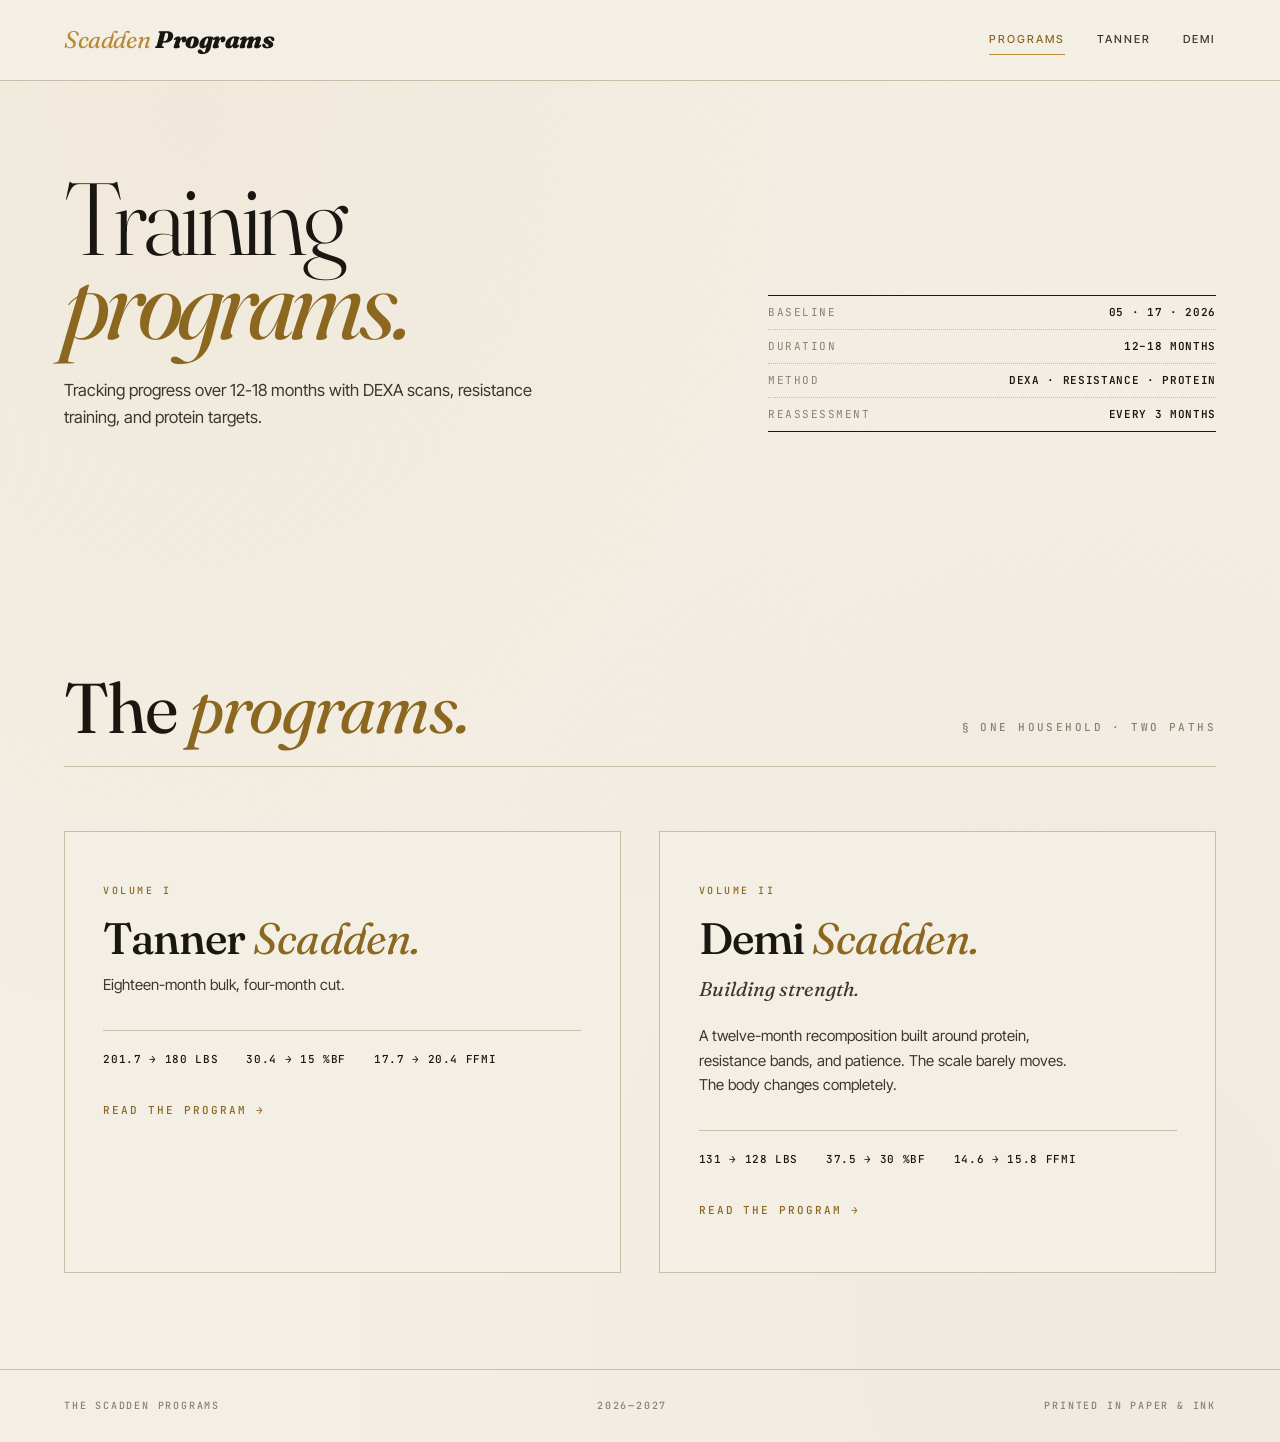
<file: index.html>
<!DOCTYPE html>
<html lang="en">
  <head>
    <meta charset="UTF-8" />
    <meta name="viewport" content="width=device-width, initial-scale=1.0" />
    <title>Scadden Programs</title>
    <link rel="preconnect" href="https://fonts.googleapis.com" />
    <link rel="preconnect" href="https://fonts.gstatic.com" crossorigin />
    <link
      href="https://fonts.googleapis.com/css2?family=Fraunces:ital,opsz,wght@0,9..144,300;0,9..144,400;0,9..144,500;0,9..144,600;0,9..144,700;0,9..144,900;1,9..144,300;1,9..144,400;1,9..144,500&family=JetBrains+Mono:wght@300;400;500;600&family=Inter+Tight:wght@300;400;500;600&display=swap"
      rel="stylesheet"
    />
    <link rel="stylesheet" href="css/site.css" />
  </head>
  <body>
    <header>
      <div class="masthead">
        <a href="index.html" class="logo"><span class="amp">Scadden</span> Programs</a>
      </div>
      <div class="header-nav">
        <nav class="site-nav" aria-label="Site">
          <a href="index.html" aria-current="page">Programs</a>
          <a href="tanner.html">Tanner</a>
          <a href="demi.html">Demi</a>
        </nav>
      </div>
    </header>

    <section class="hero landing-hero">
      <div>
        <h1 class="hero-title rise" style="animation-delay: 0.1s">
          Training <span class="em">programs.</span>
        </h1>
        <p class="hero-sub rise" style="animation-delay: 0.3s">
          Tracking progress over 12-18 months with DEXA scans, resistance training, and protein targets.
        </p>
      </div>
      <div class="hero-meta rise" style="animation-delay: 0.2s">
        <div class="line"><span>Baseline</span><span class="val">05 · 17 · 2026</span></div>
        <div class="line"><span>Duration</span><span class="val">12–18 months</span></div>
        <div class="line"><span>Method</span><span class="val">DEXA · resistance · protein</span></div>
        <div class="line"><span>Reassessment</span><span class="val">every 3 months</span></div>
      </div>
    </section>

    <section class="section programs-section">
      <div class="section-head">
        <h2 class="section-title">The <span class="em">programs.</span></h2>
        <div class="section-num">§ ONE HOUSEHOLD · TWO PATHS</div>
      </div>

      <div class="program-cards">
        <a class="program-card reveal" href="tanner.html">
          <div class="program-eyebrow">Volume I</div>
          <div class="program-name">Tanner <span class="em">Scadden.</span></div>
          <p class="program-desc">Eighteen-month bulk, four-month cut.</p>
          <div class="program-stats">
            <span>201.7 → 180 LBS</span>
            <span>30.4 → 15 %BF</span>
            <span>17.7 → 20.4 FFMI</span>
          </div>
          <span class="program-cta">Read the program →</span>
        </a>

        <a class="program-card reveal" href="demi.html">
          <div class="program-eyebrow">Volume II</div>
          <div class="program-name">Demi <span class="em">Scadden.</span></div>
          <p class="program-tagline">Building strength.</p>
          <p class="program-desc">
            A twelve-month recomposition built around protein, resistance bands, and patience. The
            scale barely moves. The body changes completely.
          </p>
          <div class="program-stats">
            <span>131 → 128 LBS</span>
            <span>37.5 → 30 %BF</span>
            <span>14.6 → 15.8 FFMI</span>
          </div>
          <span class="program-cta">Read the program →</span>
        </a>
      </div>
    </section>

    <footer>
      <div>The Scadden Programs</div>
      <div>2026—2027</div>
      <div>Printed in paper &amp; ink</div>
    </footer>

    <script>
      const observer = new IntersectionObserver(
        (entries) => {
          entries.forEach((e) => {
            if (e.isIntersecting) {
              e.target.classList.add("visible");
              observer.unobserve(e.target);
            }
          });
        },
        { threshold: 0.12, rootMargin: "0px 0px -40px 0px" },
      );
      document.querySelectorAll(".reveal").forEach((el) => {
        observer.observe(el);
      });
    </script>
  </body>
</html>
</file>
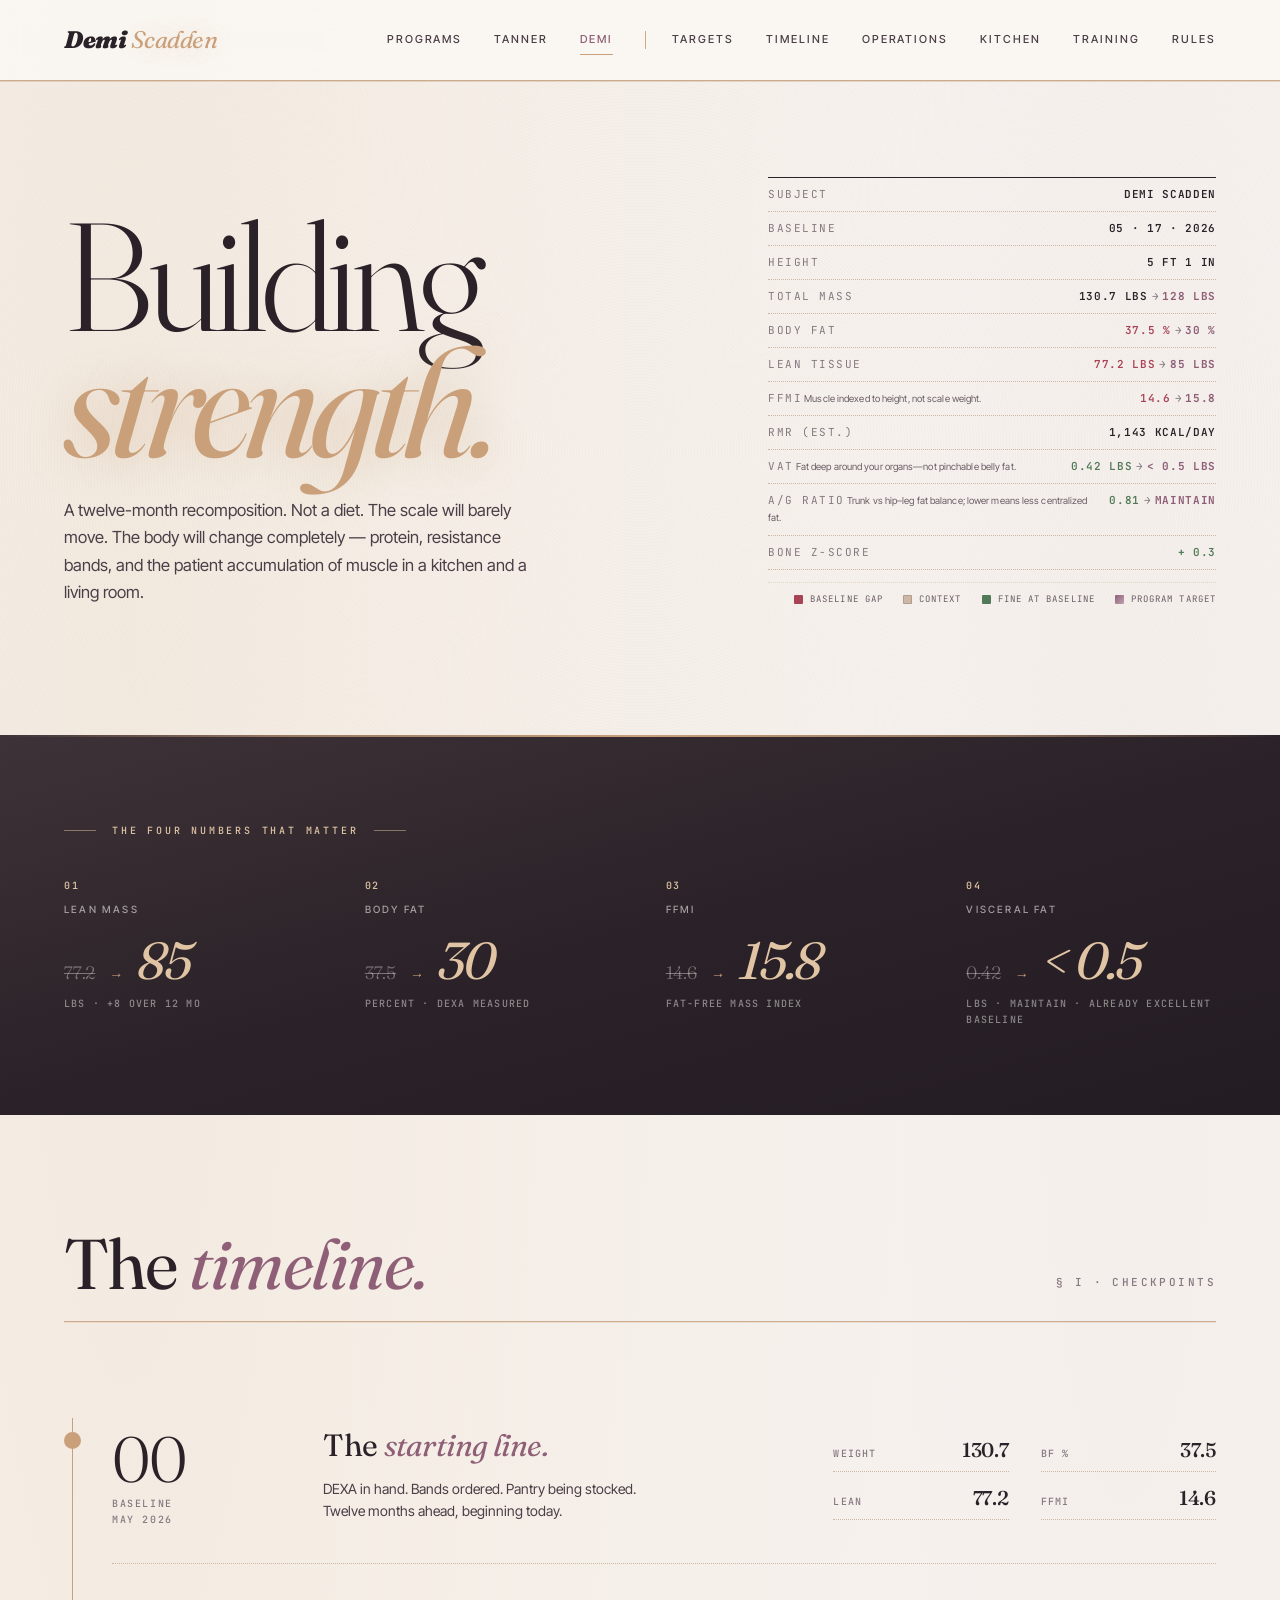
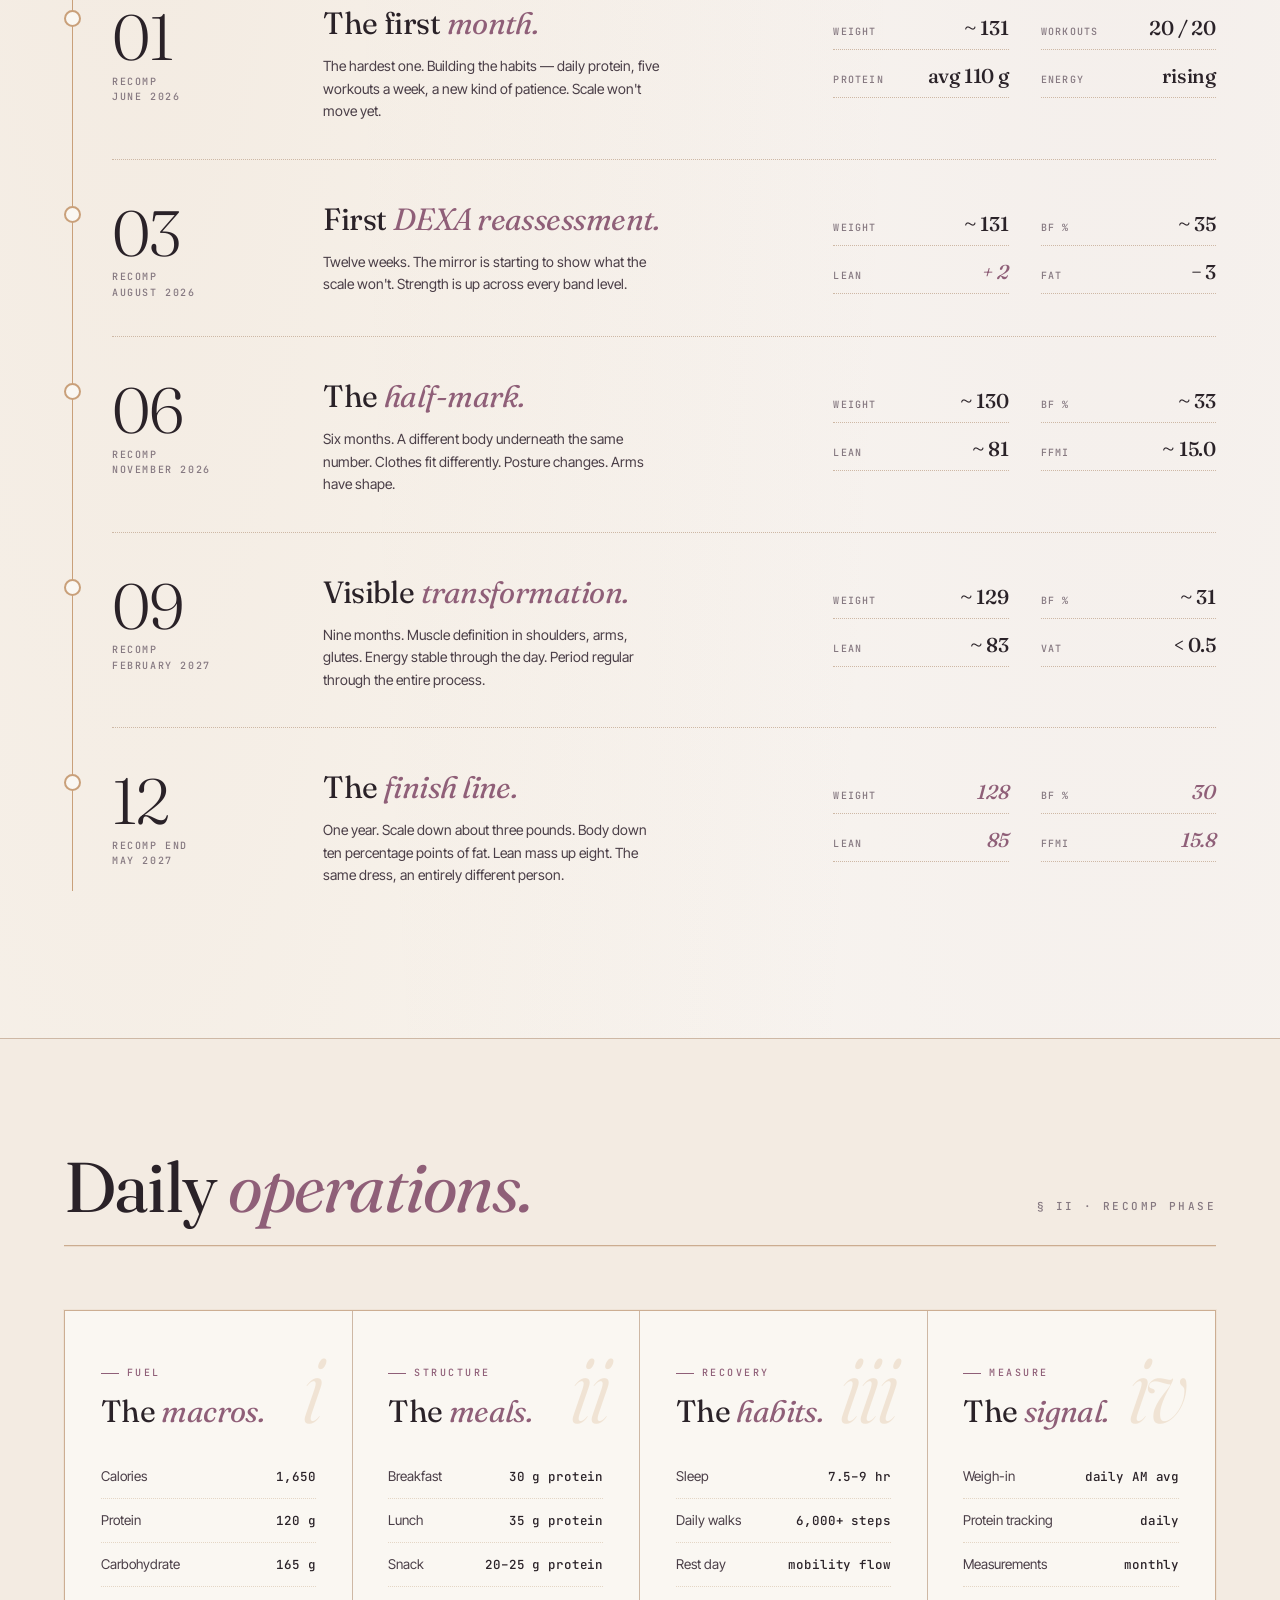
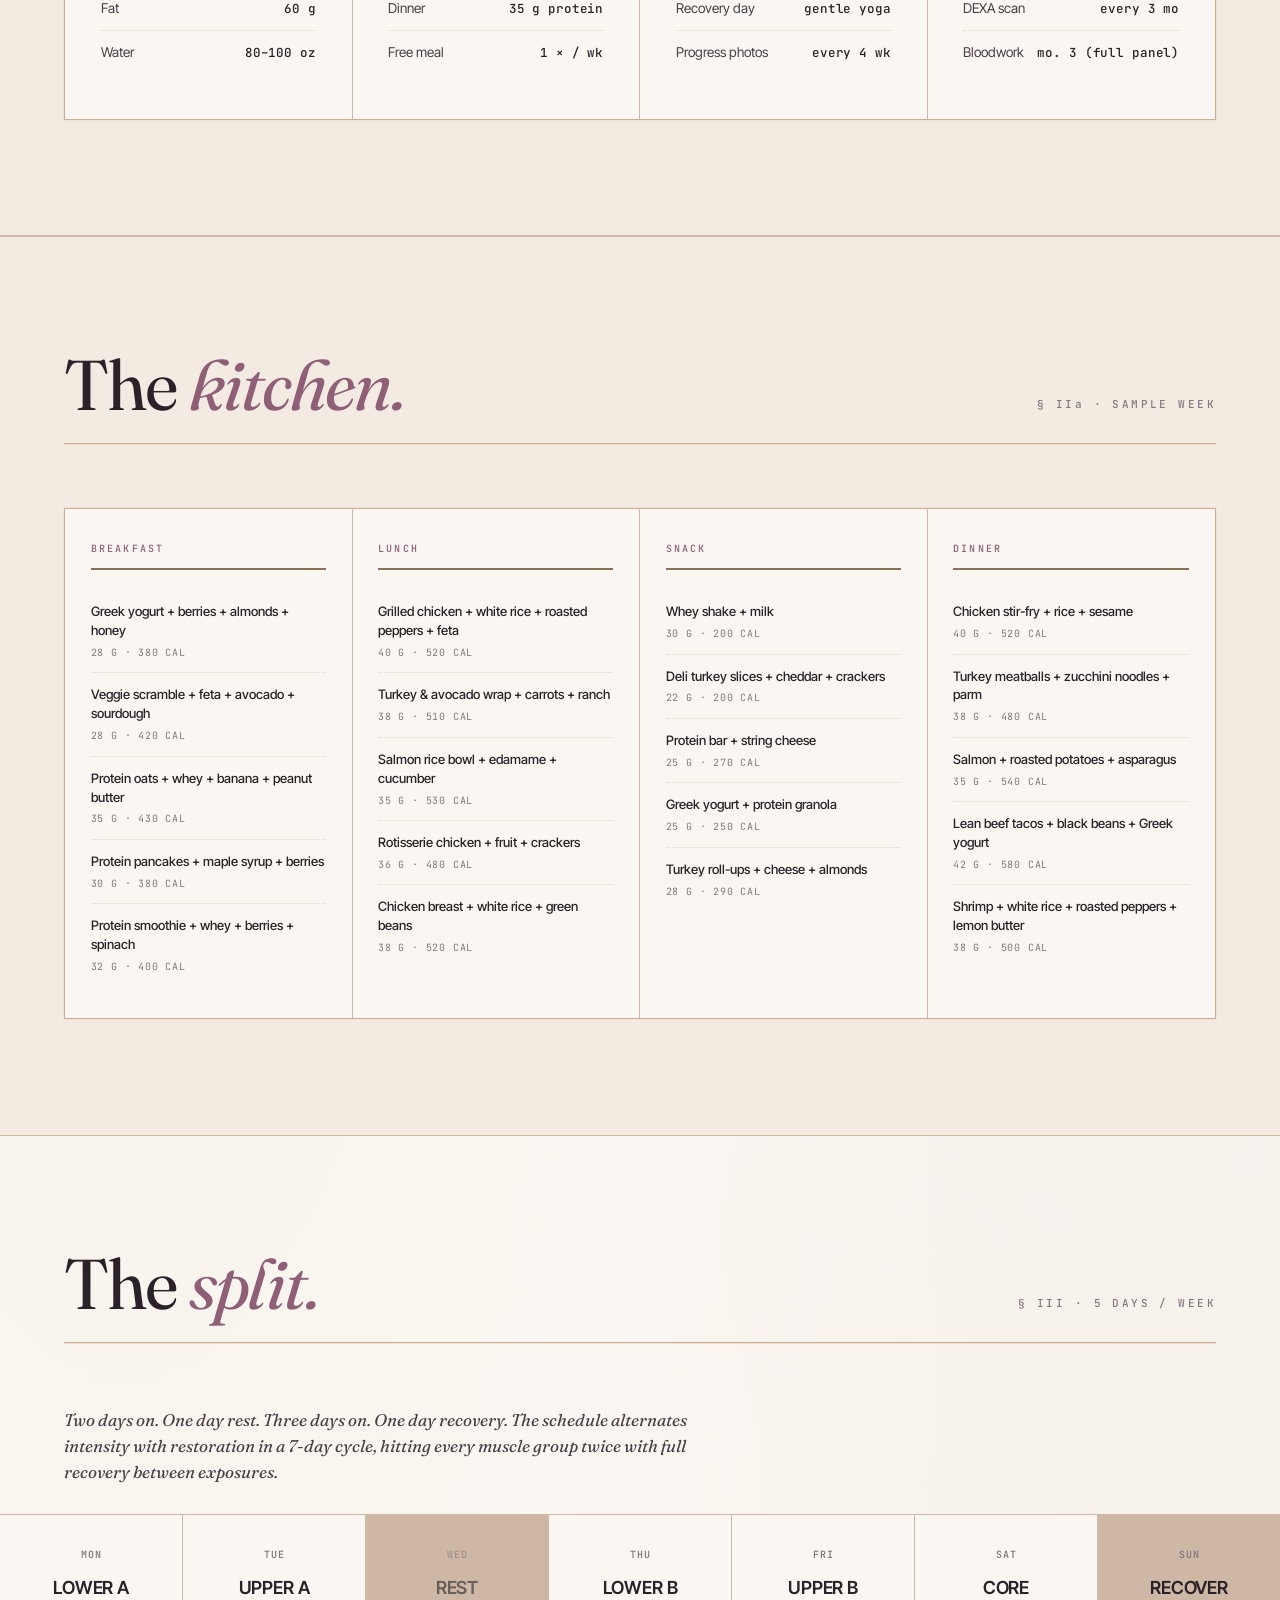
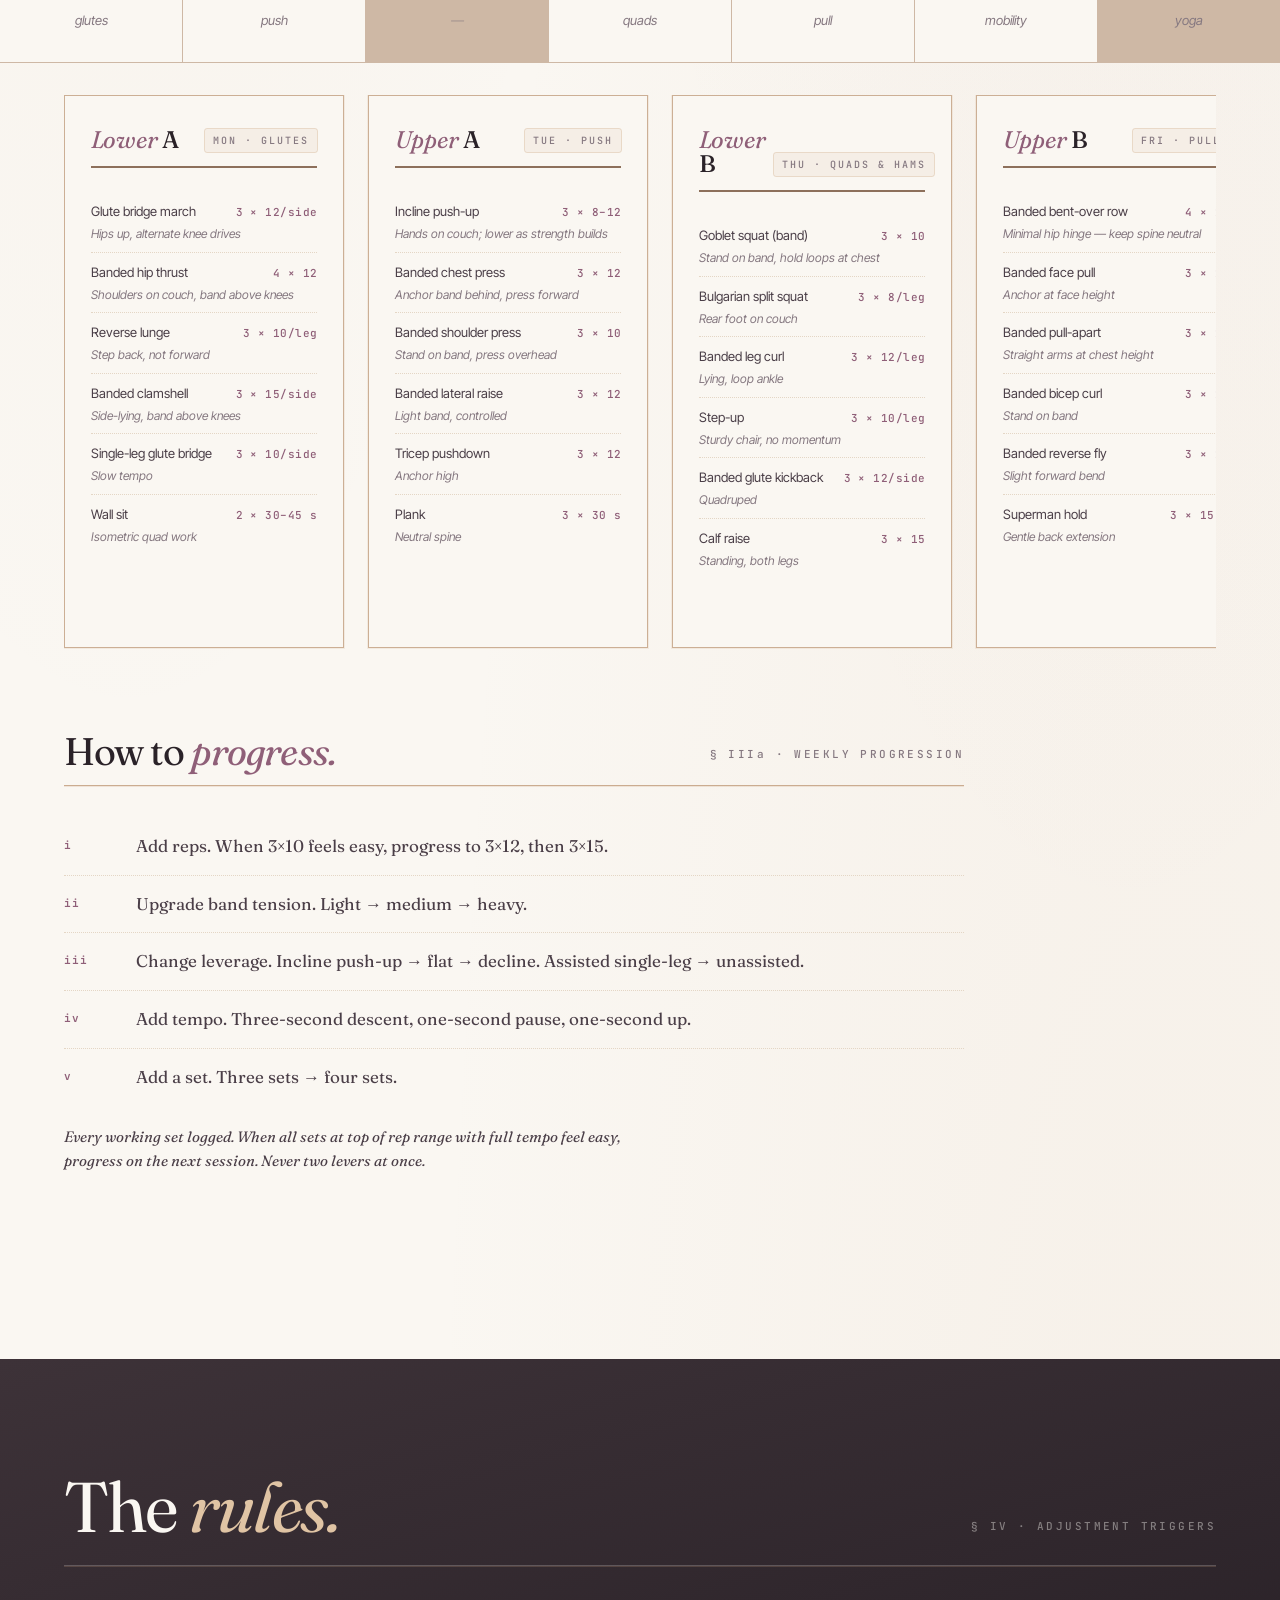
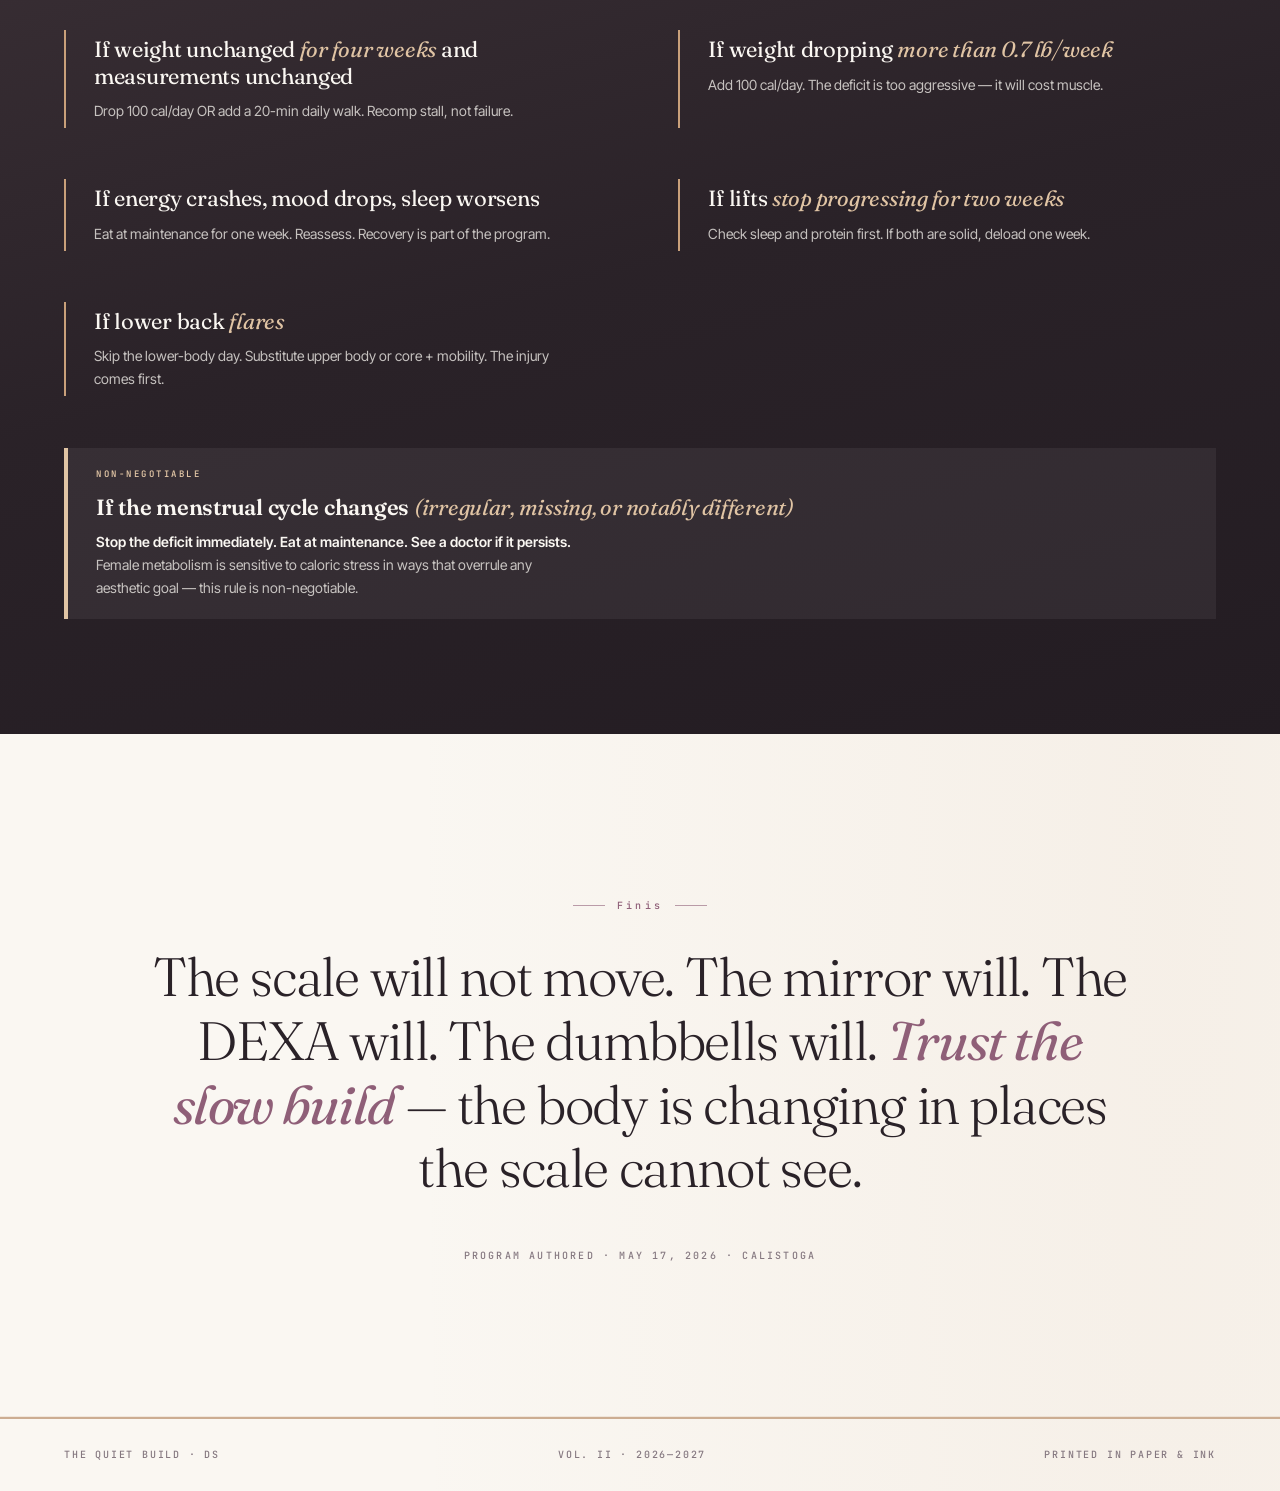
<file: demi.html>
<!DOCTYPE html>
<html lang="en" class="theme-demi">
  <head>
    <meta charset="UTF-8" />
    <meta name="viewport" content="width=device-width, initial-scale=1.0" />
    <title>Demi Scadden · Program</title>
    <link rel="preconnect" href="https://fonts.googleapis.com" />
    <link rel="preconnect" href="https://fonts.gstatic.com" crossorigin />
    <link
      href="https://fonts.googleapis.com/css2?family=Fraunces:ital,opsz,wght@0,9..144,300;0,9..144,400;0,9..144,500;0,9..144,600;0,9..144,700;0,9..144,900;1,9..144,300;1,9..144,400;1,9..144,500&family=JetBrains+Mono:wght@300;400;500;600&family=Inter+Tight:wght@300;400;500;600&display=swap"
      rel="stylesheet"
    />
    <link rel="stylesheet" href="css/site.css" />
  </head>
  <body>
    <header>
      <div class="masthead">
        <a href="index.html" class="logo">Demi <span class="amp">Scadden</span></a>
      </div>
      <div class="header-nav">
        <nav class="site-nav" aria-label="Site">
          <a href="index.html">Programs</a>
          <a href="tanner.html">Tanner</a>
          <a href="demi.html" aria-current="page">Demi</a>
        </nav>
        <nav class="page-nav" aria-label="On this page">
          <a href="#targets">Targets</a>
          <a href="#timeline">Timeline</a>
          <a href="#operations">Operations</a>
          <a href="#kitchen">Kitchen</a>
          <a href="#training">Training</a>
          <a href="#rules">Rules</a>
        </nav>
      </div>
    </header>

    <section class="hero">
      <div>
        <h1 class="hero-title rise" style="animation-delay: 0.1s">
          Building<br />
          <span class="em">strength.</span>
        </h1>
        <p class="hero-sub rise" style="animation-delay: 0.3s">
          A twelve-month recomposition. Not a diet. The scale will barely move. The body will change
          completely — protein, resistance bands, and the patient accumulation of muscle in a kitchen
          and a living room.
        </p>
      </div>
      <div class="hero-meta rise" style="animation-delay: 0.2s">
        <div class="line"><span>Subject</span><span class="val">Demi Scadden</span></div>
        <div class="line"><span>Baseline</span><span class="val">05 · 17 · 2026</span></div>
        <div class="line"><span>Height</span><span class="val">5 ft 1 in</span></div>
        <div class="line">
          <span>Total Mass</span>
          <span class="val">
            <span class="val-range">
              <span class="val-now val-status--neutral">130.7 lbs</span><span class="val-arrow">→</span
              ><span class="val-goal">128 lbs</span>
            </span>
          </span>
        </div>
        <div class="line">
          <span>Body Fat</span>
          <span class="val">
            <span class="val-range">
              <span class="val-now val-status--bad">37.5 %</span><span class="val-arrow">→</span
              ><span class="val-goal">30 %</span>
            </span>
          </span>
        </div>
        <div class="line">
          <span>Lean Tissue</span>
          <span class="val">
            <span class="val-range">
              <span class="val-now val-status--bad">77.2 lbs</span><span class="val-arrow">→</span
              ><span class="val-goal">85 lbs</span>
            </span>
          </span>
        </div>
        <div class="line hero-meta-line--gloss">
          <span class="hero-meta-term"
            ><abbr title="Fat-free mass index">FFMI</abbr
            ><span class="metric-gloss"> Muscle indexed to height, not scale weight.</span></span
          >
          <span class="val">
            <span class="val-range">
              <span class="val-now val-status--bad">14.6</span><span class="val-arrow">→</span
              ><span class="val-goal">15.8</span>
            </span>
          </span>
        </div>
        <div class="line">
          <span>RMR (est.)</span
          ><span class="val"><span class="val-metric-plain val-status--neutral">1,143 kcal/day</span></span>
        </div>
        <div class="line hero-meta-line--gloss">
          <span class="hero-meta-term"
            ><abbr title="Visceral adipose tissue">VAT</abbr
            ><span class="metric-gloss">
              Fat deep around your organs—not pinchable belly fat.</span
            ></span
          >
          <span class="val">
            <span class="val-range">
              <span class="val-now val-status--good">0.42 lbs</span><span class="val-arrow">→</span
              ><span class="val-goal">&lt; 0.5 lbs</span>
            </span>
          </span>
        </div>
        <div class="line hero-meta-line--gloss">
          <span class="hero-meta-term"
            ><abbr title="Android-to-gynoid ratio (DEXA)">A/G Ratio</abbr
            ><span class="metric-gloss">
              Trunk vs hip–leg fat balance; lower means less centralized fat.</span
            ></span
          >
          <span class="val">
            <span class="val-range">
              <span class="val-now val-status--good">0.81</span><span class="val-arrow">→</span
              ><span class="val-goal">maintain</span>
            </span>
          </span>
        </div>
        <div class="line">
          <span>Bone Z-Score</span
          ><span class="val"><span class="val-metric-plain val-status--good">+ 0.3</span></span>
        </div>
        <div class="hero-metrics-legend">
          <span><i data-tone="bad"></i> Baseline gap</span>
          <span><i data-tone="neutral"></i> Context</span>
          <span><i data-tone="good"></i> Fine at baseline</span>
          <span><i data-tone="goal"></i> Program target</span>
        </div>
      </div>
    </section>

    <section class="targets-band" id="targets">
      <div class="targets-eyebrow">The four numbers that matter</div>
      <div class="targets-grid">
        <div class="target reveal" data-num="01">
          <div class="target-label">Lean Mass</div>
          <div class="target-flow">
            <span class="target-from">77.2</span>
            <span class="target-arrow">→</span>
            <span class="target-to"><span class="em">85</span></span>
          </div>
          <div class="target-unit">LBS · +8 OVER 12 MO</div>
        </div>
        <div class="target reveal" data-num="02">
          <div class="target-label">Body Fat</div>
          <div class="target-flow">
            <span class="target-from">37.5</span>
            <span class="target-arrow">→</span>
            <span class="target-to"><span class="em">30</span></span>
          </div>
          <div class="target-unit">PERCENT · DEXA MEASURED</div>
        </div>
        <div class="target reveal" data-num="03">
          <div class="target-label">FFMI</div>
          <div class="target-flow">
            <span class="target-from">14.6</span>
            <span class="target-arrow">→</span>
            <span class="target-to"><span class="em">15.8</span></span>
          </div>
          <div class="target-unit">FAT-FREE MASS INDEX</div>
        </div>
        <div class="target reveal" data-num="04">
          <div class="target-label">Visceral Fat</div>
          <div class="target-flow">
            <span class="target-from">0.42</span>
            <span class="target-arrow">→</span>
            <span class="target-to"><span class="em">&lt; 0.5</span></span>
          </div>
          <div class="target-unit">LBS · MAINTAIN · ALREADY EXCELLENT BASELINE</div>
        </div>
      </div>
    </section>

    <section class="section" id="timeline">
      <div class="section-head">
        <h2 class="section-title">The <span class="em">timeline.</span></h2>
        <div class="section-num">§ I · CHECKPOINTS</div>
      </div>

      <div class="timeline timeline-recomp">
        <article class="milestone done reveal">
          <div class="milestone-month">
            <span class="big">00</span>Baseline<br />May 2026
          </div>
          <div class="milestone-content">
            <h3 class="milestone-title">The <span class="em">starting line.</span></h3>
            <p class="milestone-meta">
              DEXA in hand. Bands ordered. Pantry being stocked. Twelve months ahead, beginning today.
            </p>
          </div>
          <div class="milestone-stats">
            <div class="stat"><span class="stat-label">Weight</span><span class="stat-val">130.7</span></div>
            <div class="stat"><span class="stat-label">BF %</span><span class="stat-val">37.5</span></div>
            <div class="stat"><span class="stat-label">Lean</span><span class="stat-val">77.2</span></div>
            <div class="stat"><span class="stat-label">FFMI</span><span class="stat-val">14.6</span></div>
          </div>
        </article>

        <article class="milestone reveal">
          <div class="milestone-month">
            <span class="big">01</span>Recomp<br />June 2026
          </div>
          <div class="milestone-content">
            <h3 class="milestone-title">The first <span class="em">month.</span></h3>
            <p class="milestone-meta">
              The hardest one. Building the habits — daily protein, five workouts a week, a new kind of
              patience. Scale won't move yet.
            </p>
          </div>
          <div class="milestone-stats">
            <div class="stat"><span class="stat-label">Weight</span><span class="stat-val">~ 131</span></div>
            <div class="stat">
              <span class="stat-label">Workouts</span><span class="stat-val">20 / 20</span>
            </div>
            <div class="stat">
              <span class="stat-label">Protein</span><span class="stat-val">avg 110 g</span>
            </div>
            <div class="stat"><span class="stat-label">Energy</span><span class="stat-val">rising</span></div>
          </div>
        </article>

        <article class="milestone reveal">
          <div class="milestone-month">
            <span class="big">03</span>Recomp<br />August 2026
          </div>
          <div class="milestone-content">
            <h3 class="milestone-title">First <span class="em">DEXA reassessment.</span></h3>
            <p class="milestone-meta">
              Twelve weeks. The mirror is starting to show what the scale won't. Strength is up across
              every band level.
            </p>
          </div>
          <div class="milestone-stats">
            <div class="stat"><span class="stat-label">Weight</span><span class="stat-val">~ 131</span></div>
            <div class="stat"><span class="stat-label">BF %</span><span class="stat-val">~ 35</span></div>
            <div class="stat">
              <span class="stat-label">Lean</span><span class="stat-val"><span class="em">+ 2</span></span>
            </div>
            <div class="stat"><span class="stat-label">Fat</span><span class="stat-val">− 3</span></div>
          </div>
        </article>

        <article class="milestone reveal">
          <div class="milestone-month">
            <span class="big">06</span>Recomp<br />November 2026
          </div>
          <div class="milestone-content">
            <h3 class="milestone-title">The <span class="em">half-mark.</span></h3>
            <p class="milestone-meta">
              Six months. A different body underneath the same number. Clothes fit differently. Posture
              changes. Arms have shape.
            </p>
          </div>
          <div class="milestone-stats">
            <div class="stat"><span class="stat-label">Weight</span><span class="stat-val">~ 130</span></div>
            <div class="stat"><span class="stat-label">BF %</span><span class="stat-val">~ 33</span></div>
            <div class="stat"><span class="stat-label">Lean</span><span class="stat-val">~ 81</span></div>
            <div class="stat"><span class="stat-label">FFMI</span><span class="stat-val">~ 15.0</span></div>
          </div>
        </article>

        <article class="milestone reveal">
          <div class="milestone-month">
            <span class="big">09</span>Recomp<br />February 2027
          </div>
          <div class="milestone-content">
            <h3 class="milestone-title">Visible <span class="em">transformation.</span></h3>
            <p class="milestone-meta">
              Nine months. Muscle definition in shoulders, arms, glutes. Energy stable through the day.
              Period regular through the entire process.
            </p>
          </div>
          <div class="milestone-stats">
            <div class="stat"><span class="stat-label">Weight</span><span class="stat-val">~ 129</span></div>
            <div class="stat"><span class="stat-label">BF %</span><span class="stat-val">~ 31</span></div>
            <div class="stat"><span class="stat-label">Lean</span><span class="stat-val">~ 83</span></div>
            <div class="stat"><span class="stat-label">VAT</span><span class="stat-val">&lt; 0.5</span></div>
          </div>
        </article>

        <article class="milestone reveal">
          <div class="milestone-month">
            <span class="big">12</span>Recomp End<br />May 2027
          </div>
          <div class="milestone-content">
            <h3 class="milestone-title">The <span class="em">finish line.</span></h3>
            <p class="milestone-meta">
              One year. Scale down about three pounds. Body down ten percentage points of fat. Lean mass
              up eight. The same dress, an entirely different person.
            </p>
          </div>
          <div class="milestone-stats">
            <div class="stat">
              <span class="stat-label">Weight</span><span class="stat-val"><span class="em">128</span></span>
            </div>
            <div class="stat">
              <span class="stat-label">BF %</span><span class="stat-val"><span class="em">30</span></span>
            </div>
            <div class="stat">
              <span class="stat-label">Lean</span><span class="stat-val"><span class="em">85</span></span>
            </div>
            <div class="stat">
              <span class="stat-label">FFMI</span>
              <span class="stat-val"><span class="em">15.8</span></span>
            </div>
          </div>
        </article>
      </div>
    </section>

    <section class="section ops-section" id="operations">
      <div class="section-head">
        <h2 class="section-title">Daily <span class="em">operations.</span></h2>
        <div class="section-num">§ II · RECOMP PHASE</div>
      </div>

      <div class="ops-grid">
        <div class="ops-card reveal">
          <div class="num-decor">i</div>
          <div class="ops-eyebrow">Fuel</div>
          <h3 class="ops-title">The <span class="em">macros.</span></h3>
          <ul class="ops-list">
            <li><span class="label">Calories</span><span class="value">1,650</span></li>
            <li><span class="label">Protein</span><span class="value">120 g</span></li>
            <li><span class="label">Carbohydrate</span><span class="value">165 g</span></li>
            <li><span class="label">Fat</span><span class="value">60 g</span></li>
            <li><span class="label">Water</span><span class="value">80–100 oz</span></li>
          </ul>
        </div>
        <div class="ops-card reveal">
          <div class="num-decor">ii</div>
          <div class="ops-eyebrow">Structure</div>
          <h3 class="ops-title">The <span class="em">meals.</span></h3>
          <ul class="ops-list">
            <li><span class="label">Breakfast</span><span class="value">30 g protein</span></li>
            <li><span class="label">Lunch</span><span class="value">35 g protein</span></li>
            <li><span class="label">Snack</span><span class="value">20–25 g protein</span></li>
            <li><span class="label">Dinner</span><span class="value">35 g protein</span></li>
            <li><span class="label">Free meal</span><span class="value">1 × / wk</span></li>
          </ul>
        </div>
        <div class="ops-card reveal">
          <div class="num-decor">iii</div>
          <div class="ops-eyebrow">Recovery</div>
          <h3 class="ops-title">The <span class="em">habits.</span></h3>
          <ul class="ops-list">
            <li><span class="label">Sleep</span><span class="value">7.5–9 hr</span></li>
            <li><span class="label">Daily walks</span><span class="value">6,000+ steps</span></li>
            <li><span class="label">Rest day</span><span class="value">mobility flow</span></li>
            <li><span class="label">Recovery day</span><span class="value">gentle yoga</span></li>
            <li><span class="label">Progress photos</span><span class="value">every 4 wk</span></li>
          </ul>
        </div>
        <div class="ops-card reveal">
          <div class="num-decor">iv</div>
          <div class="ops-eyebrow">Measure</div>
          <h3 class="ops-title">The <span class="em">signal.</span></h3>
          <ul class="ops-list">
            <li><span class="label">Weigh-in</span><span class="value">daily AM avg</span></li>
            <li><span class="label">Protein tracking</span><span class="value">daily</span></li>
            <li><span class="label">Measurements</span><span class="value">monthly</span></li>
            <li><span class="label">DEXA scan</span><span class="value">every 3 mo</span></li>
            <li><span class="label">Bloodwork</span><span class="value">mo. 3 (full panel)</span></li>
          </ul>
        </div>
      </div>
    </section>

    <section class="section kitchen-section" id="kitchen">
      <div class="section-head">
        <h2 class="section-title">The <span class="em">kitchen.</span></h2>
        <div class="section-num">§ IIa · SAMPLE WEEK</div>
      </div>

      <div class="kitchen-grid reveal">
        <div class="kitchen-col">
          <h3>Breakfast</h3>
          <ul class="meal-rows">
            <li>
              <span class="meal-name">Greek yogurt + berries + almonds + honey</span>
              <span class="meal-meta">28 g · 380 cal</span>
            </li>
            <li>
              <span class="meal-name">Veggie scramble + feta + avocado + sourdough</span>
              <span class="meal-meta">28 g · 420 cal</span>
            </li>
            <li>
              <span class="meal-name">Protein oats + whey + banana + peanut butter</span>
              <span class="meal-meta">35 g · 430 cal</span>
            </li>
            <li>
              <span class="meal-name">Protein pancakes + maple syrup + berries</span>
              <span class="meal-meta">30 g · 380 cal</span>
            </li>
            <li>
              <span class="meal-name">Protein smoothie + whey + berries + spinach</span>
              <span class="meal-meta">32 g · 400 cal</span>
            </li>
          </ul>
        </div>
        <div class="kitchen-col">
          <h3>Lunch</h3>
          <ul class="meal-rows">
            <li>
              <span class="meal-name">Grilled chicken + white rice + roasted peppers + feta</span>
              <span class="meal-meta">40 g · 520 cal</span>
            </li>
            <li>
              <span class="meal-name">Turkey &amp; avocado wrap + carrots + ranch</span>
              <span class="meal-meta">38 g · 510 cal</span>
            </li>
            <li>
              <span class="meal-name">Salmon rice bowl + edamame + cucumber</span>
              <span class="meal-meta">35 g · 530 cal</span>
            </li>
            <li>
              <span class="meal-name">Rotisserie chicken + fruit + crackers</span>
              <span class="meal-meta">36 g · 480 cal</span>
            </li>
            <li>
              <span class="meal-name">Chicken breast + white rice + green beans</span>
              <span class="meal-meta">38 g · 520 cal</span>
            </li>
          </ul>
        </div>
        <div class="kitchen-col">
          <h3>Snack</h3>
          <ul class="meal-rows">
            <li>
              <span class="meal-name">Whey shake + milk</span>
              <span class="meal-meta">30 g · 200 cal</span>
            </li>
            <li>
              <span class="meal-name">Deli turkey slices + cheddar + crackers</span>
              <span class="meal-meta">22 g · 200 cal</span>
            </li>
            <li>
              <span class="meal-name">Protein bar + string cheese</span>
              <span class="meal-meta">25 g · 270 cal</span>
            </li>
            <li>
              <span class="meal-name">Greek yogurt + protein granola</span>
              <span class="meal-meta">25 g · 250 cal</span>
            </li>
            <li>
              <span class="meal-name">Turkey roll-ups + cheese + almonds</span>
              <span class="meal-meta">28 g · 290 cal</span>
            </li>
          </ul>
        </div>
        <div class="kitchen-col">
          <h3>Dinner</h3>
          <ul class="meal-rows">
            <li>
              <span class="meal-name">Chicken stir-fry + rice + sesame</span>
              <span class="meal-meta">40 g · 520 cal</span>
            </li>
            <li>
              <span class="meal-name">Turkey meatballs + zucchini noodles + parm</span>
              <span class="meal-meta">38 g · 480 cal</span>
            </li>
            <li>
              <span class="meal-name">Salmon + roasted potatoes + asparagus</span>
              <span class="meal-meta">35 g · 540 cal</span>
            </li>
            <li>
              <span class="meal-name">Lean beef tacos + black beans + Greek yogurt</span>
              <span class="meal-meta">42 g · 580 cal</span>
            </li>
            <li>
              <span class="meal-name">Shrimp + white rice + roasted peppers + lemon butter</span>
              <span class="meal-meta">38 g · 500 cal</span>
            </li>
          </ul>
        </div>
      </div>
    </section>

    <section class="section" id="training">
      <div class="section-head">
        <h2 class="section-title">The <span class="em">split.</span></h2>
        <div class="section-num">§ III · 5 DAYS / WEEK</div>
      </div>

      <p class="training-intro reveal">
        Two days on. One day rest. Three days on. One day recovery. The schedule alternates intensity
        with restoration in a 7-day cycle, hitting every muscle group twice with full recovery between
        exposures.
      </p>

      <div class="schedule-grid reveal" aria-label="Weekly training schedule">
        <div class="schedule-day">
          <div class="schedule-day-name">MON</div>
          <div class="schedule-day-workout">LOWER A</div>
          <div class="schedule-day-focus">glutes</div>
        </div>
        <div class="schedule-day">
          <div class="schedule-day-name">TUE</div>
          <div class="schedule-day-workout">UPPER A</div>
          <div class="schedule-day-focus">push</div>
        </div>
        <div class="schedule-day schedule-day--rest">
          <div class="schedule-day-name">WED</div>
          <div class="schedule-day-workout">REST</div>
          <div class="schedule-day-focus">—</div>
        </div>
        <div class="schedule-day">
          <div class="schedule-day-name">THU</div>
          <div class="schedule-day-workout">LOWER B</div>
          <div class="schedule-day-focus">quads</div>
        </div>
        <div class="schedule-day">
          <div class="schedule-day-name">FRI</div>
          <div class="schedule-day-workout">UPPER B</div>
          <div class="schedule-day-focus">pull</div>
        </div>
        <div class="schedule-day">
          <div class="schedule-day-name">SAT</div>
          <div class="schedule-day-workout">CORE</div>
          <div class="schedule-day-focus">mobility</div>
        </div>
        <div class="schedule-day schedule-day--recovery">
          <div class="schedule-day-name">SUN</div>
          <div class="schedule-day-workout">RECOVER</div>
          <div class="schedule-day-focus">yoga</div>
        </div>
      </div>

      <div class="workouts-grid reveal">
        <div class="day-card">
          <div class="day-header">
            <div class="day-name"><span class="em">Lower</span> A</div>
            <div class="day-num">MON · GLUTES</div>
          </div>
          <ul class="exercise-list">
            <li class="has-note">
              <span class="ex-name">Glute bridge march</span><span class="ex-scheme">3 × 12/side</span>
              <span class="ex-note">Hips up, alternate knee drives</span>
            </li>
            <li class="has-note">
              <span class="ex-name">Banded hip thrust</span><span class="ex-scheme">4 × 12</span>
              <span class="ex-note">Shoulders on couch, band above knees</span>
            </li>
            <li class="has-note">
              <span class="ex-name">Reverse lunge</span><span class="ex-scheme">3 × 10/leg</span>
              <span class="ex-note">Step back, not forward</span>
            </li>
            <li class="has-note">
              <span class="ex-name">Banded clamshell</span><span class="ex-scheme">3 × 15/side</span>
              <span class="ex-note">Side-lying, band above knees</span>
            </li>
            <li class="has-note">
              <span class="ex-name">Single-leg glute bridge</span><span class="ex-scheme">3 × 10/side</span>
              <span class="ex-note">Slow tempo</span>
            </li>
            <li class="has-note">
              <span class="ex-name">Wall sit</span><span class="ex-scheme">2 × 30–45 s</span>
              <span class="ex-note">Isometric quad work</span>
            </li>
          </ul>
        </div>

        <div class="day-card">
          <div class="day-header">
            <div class="day-name"><span class="em">Upper</span> A</div>
            <div class="day-num">TUE · PUSH</div>
          </div>
          <ul class="exercise-list">
            <li class="has-note">
              <span class="ex-name">Incline push-up</span><span class="ex-scheme">3 × 8–12</span>
              <span class="ex-note">Hands on couch; lower as strength builds</span>
            </li>
            <li class="has-note">
              <span class="ex-name">Banded chest press</span><span class="ex-scheme">3 × 12</span>
              <span class="ex-note">Anchor band behind, press forward</span>
            </li>
            <li class="has-note">
              <span class="ex-name">Banded shoulder press</span><span class="ex-scheme">3 × 10</span>
              <span class="ex-note">Stand on band, press overhead</span>
            </li>
            <li class="has-note">
              <span class="ex-name">Banded lateral raise</span><span class="ex-scheme">3 × 12</span>
              <span class="ex-note">Light band, controlled</span>
            </li>
            <li class="has-note">
              <span class="ex-name">Tricep pushdown</span><span class="ex-scheme">3 × 12</span>
              <span class="ex-note">Anchor high</span>
            </li>
            <li class="has-note">
              <span class="ex-name">Plank</span><span class="ex-scheme">3 × 30 s</span>
              <span class="ex-note">Neutral spine</span>
            </li>
          </ul>
        </div>

        <div class="day-card">
          <div class="day-header">
            <div class="day-name"><span class="em">Lower</span> B</div>
            <div class="day-num">THU · QUADS &amp; HAMS</div>
          </div>
          <ul class="exercise-list">
            <li class="has-note">
              <span class="ex-name">Goblet squat (band)</span><span class="ex-scheme">3 × 10</span>
              <span class="ex-note">Stand on band, hold loops at chest</span>
            </li>
            <li class="has-note">
              <span class="ex-name">Bulgarian split squat</span><span class="ex-scheme">3 × 8/leg</span>
              <span class="ex-note">Rear foot on couch</span>
            </li>
            <li class="has-note">
              <span class="ex-name">Banded leg curl</span><span class="ex-scheme">3 × 12/leg</span>
              <span class="ex-note">Lying, loop ankle</span>
            </li>
            <li class="has-note">
              <span class="ex-name">Step-up</span><span class="ex-scheme">3 × 10/leg</span>
              <span class="ex-note">Sturdy chair, no momentum</span>
            </li>
            <li class="has-note">
              <span class="ex-name">Banded glute kickback</span><span class="ex-scheme">3 × 12/side</span>
              <span class="ex-note">Quadruped</span>
            </li>
            <li class="has-note">
              <span class="ex-name">Calf raise</span><span class="ex-scheme">3 × 15</span>
              <span class="ex-note">Standing, both legs</span>
            </li>
          </ul>
        </div>

        <div class="day-card">
          <div class="day-header">
            <div class="day-name"><span class="em">Upper</span> B</div>
            <div class="day-num">FRI · PULL</div>
          </div>
          <ul class="exercise-list">
            <li class="has-note">
              <span class="ex-name">Banded bent-over row</span><span class="ex-scheme">4 × 10</span>
              <span class="ex-note">Minimal hip hinge — keep spine neutral</span>
            </li>
            <li class="has-note">
              <span class="ex-name">Banded face pull</span><span class="ex-scheme">3 × 12</span>
              <span class="ex-note">Anchor at face height</span>
            </li>
            <li class="has-note">
              <span class="ex-name">Banded pull-apart</span><span class="ex-scheme">3 × 15</span>
              <span class="ex-note">Straight arms at chest height</span>
            </li>
            <li class="has-note">
              <span class="ex-name">Banded bicep curl</span><span class="ex-scheme">3 × 12</span>
              <span class="ex-note">Stand on band</span>
            </li>
            <li class="has-note">
              <span class="ex-name">Banded reverse fly</span><span class="ex-scheme">3 × 12</span>
              <span class="ex-note">Slight forward bend</span>
            </li>
            <li class="has-note">
              <span class="ex-name">Superman hold</span><span class="ex-scheme">3 × 15 s</span>
              <span class="ex-note">Gentle back extension</span>
            </li>
          </ul>
        </div>

        <div class="day-card">
          <div class="day-header">
            <div class="day-name"><span class="em">Core</span> + mobility</div>
            <div class="day-num">SAT</div>
          </div>
          <ul class="exercise-list">
            <li class="has-note">
              <span class="ex-name">Dead bug</span><span class="ex-scheme">3 × 8/side</span>
              <span class="ex-note">Lower back pressed to floor</span>
            </li>
            <li class="has-note">
              <span class="ex-name">Bird dog</span><span class="ex-scheme">3 × 8/side</span>
              <span class="ex-note">Opposite arm/leg, 2 s hold</span>
            </li>
            <li class="has-note">
              <span class="ex-name">Side plank</span><span class="ex-scheme">3 × 20–30 s/side</span>
              <span class="ex-note">Lateral core stability</span>
            </li>
            <li class="has-note">
              <span class="ex-name">Pallof press (band)</span><span class="ex-scheme">3 × 10/side</span>
              <span class="ex-note">Anti-rotation</span>
            </li>
            <li class="has-note">
              <span class="ex-name">Glute bridge hold</span><span class="ex-scheme">3 × 30 s</span>
              <span class="ex-note">Isometric</span>
            </li>
            <li class="has-note">
              <span class="ex-name">Cat-cow + child's pose</span><span class="ex-scheme">5 min</span>
              <span class="ex-note">Spinal mobility</span>
            </li>
            <li class="has-note">
              <span class="ex-name">Hip flexor stretch</span><span class="ex-scheme">2 × 45 s/side</span>
              <span class="ex-note">Counter desk posture</span>
            </li>
          </ul>
        </div>
      </div>

      <div class="section progression-block" style="margin-top: clamp(48px, 6vw, 80px); padding: 0">
        <div class="section-head" style="margin-bottom: 32px; padding-bottom: 16px">
          <h2 class="section-title" style="font-size: clamp(28px, 3vw, 40px)">
            How to <span class="em">progress.</span>
          </h2>
          <div class="section-num">§ IIIa · WEEKLY PROGRESSION</div>
        </div>
        <ol class="progression-list reveal">
          <li>
            <span class="prog-num">i</span>
            <p class="prog-body">
              Add reps. When 3×10 feels easy, progress to 3×12, then 3×15.
            </p>
          </li>
          <li>
            <span class="prog-num">ii</span>
            <p class="prog-body">Upgrade band tension. Light → medium → heavy.</p>
          </li>
          <li>
            <span class="prog-num">iii</span>
            <p class="prog-body">
              Change leverage. Incline push-up → flat → decline. Assisted single-leg → unassisted.
            </p>
          </li>
          <li>
            <span class="prog-num">iv</span>
            <p class="prog-body">Add tempo. Three-second descent, one-second pause, one-second up.</p>
          </li>
          <li>
            <span class="prog-num">v</span>
            <p class="prog-body">Add a set. Three sets → four sets.</p>
          </li>
        </ol>
        <p class="progression-foot reveal">
          Every working set logged. When all sets at top of rep range with full tempo feel easy,
          progress on the next session. Never two levers at once.
        </p>
      </div>
    </section>

    <section class="section rules-section" id="rules">
      <div class="section-head">
        <h2 class="section-title">The <span class="em">rules.</span></h2>
        <div class="section-num">§ IV · ADJUSTMENT TRIGGERS</div>
      </div>

      <div class="rules-grid">
        <div class="rule reveal">
          <h3 class="rule-trigger">
            If weight unchanged <span class="em">for four weeks</span> and measurements unchanged
          </h3>
          <p class="rule-action">
            Drop 100 cal/day OR add a 20-min daily walk. Recomp stall, not failure.
          </p>
        </div>
        <div class="rule reveal">
          <h3 class="rule-trigger">If weight dropping <span class="em">more than 0.7 lb/week</span></h3>
          <p class="rule-action">
            Add 100 cal/day. The deficit is too aggressive — it will cost muscle.
          </p>
        </div>
        <div class="rule reveal">
          <h3 class="rule-trigger">If energy crashes, mood drops, sleep worsens</h3>
          <p class="rule-action">Eat at maintenance for one week. Reassess. Recovery is part of the program.</p>
        </div>
        <div class="rule reveal">
          <h3 class="rule-trigger">If lifts <span class="em">stop progressing for two weeks</span></h3>
          <p class="rule-action">
            Check sleep and protein first. If both are solid, deload one week.
          </p>
        </div>
        <div class="rule reveal">
          <h3 class="rule-trigger">If lower back <span class="em">flares</span></h3>
          <p class="rule-action">
            Skip the lower-body day. Substitute upper body or core + mobility. The injury comes first.
          </p>
        </div>
        <div class="rule rule-critical reveal">
          <p class="rule-label">NON-NEGOTIABLE</p>
          <h3 class="rule-trigger">
            <strong>If the menstrual cycle changes</strong>
            <span class="em">(irregular, missing, or notably different)</span>
          </h3>
          <p class="rule-action">
            <strong>Stop the deficit immediately. Eat at maintenance. See a doctor if it persists.</strong>
            Female metabolism is sensitive to caloric stress in ways that overrule any aesthetic goal —
            this rule is non-negotiable.
          </p>
        </div>
      </div>
    </section>

    <section class="closing">
      <div class="closing-mark">Finis</div>
      <p class="closing-quote">
        The scale will not move. The mirror will. The DEXA will. The dumbbells will.
        <span class="em">Trust the slow build</span> — the body is changing in places the scale cannot see.
      </p>
      <div class="closing-sig">Program authored · May 17, 2026 · Calistoga</div>
    </section>

    <footer>
      <div>The Quiet Build · DS</div>
      <div>Vol. II · 2026—2027</div>
      <div>Printed in paper &amp; ink</div>
    </footer>

    <script>
      const observer = new IntersectionObserver(
        (entries) => {
          entries.forEach((e) => {
            if (e.isIntersecting) {
              e.target.classList.add("visible");
              observer.unobserve(e.target);
            }
          });
        },
        { threshold: 0.12, rootMargin: "0px 0px -40px 0px" },
      );
      document.querySelectorAll(".reveal").forEach((el) => {
        observer.observe(el);
      });
    </script>
  </body>
</html>
</file>
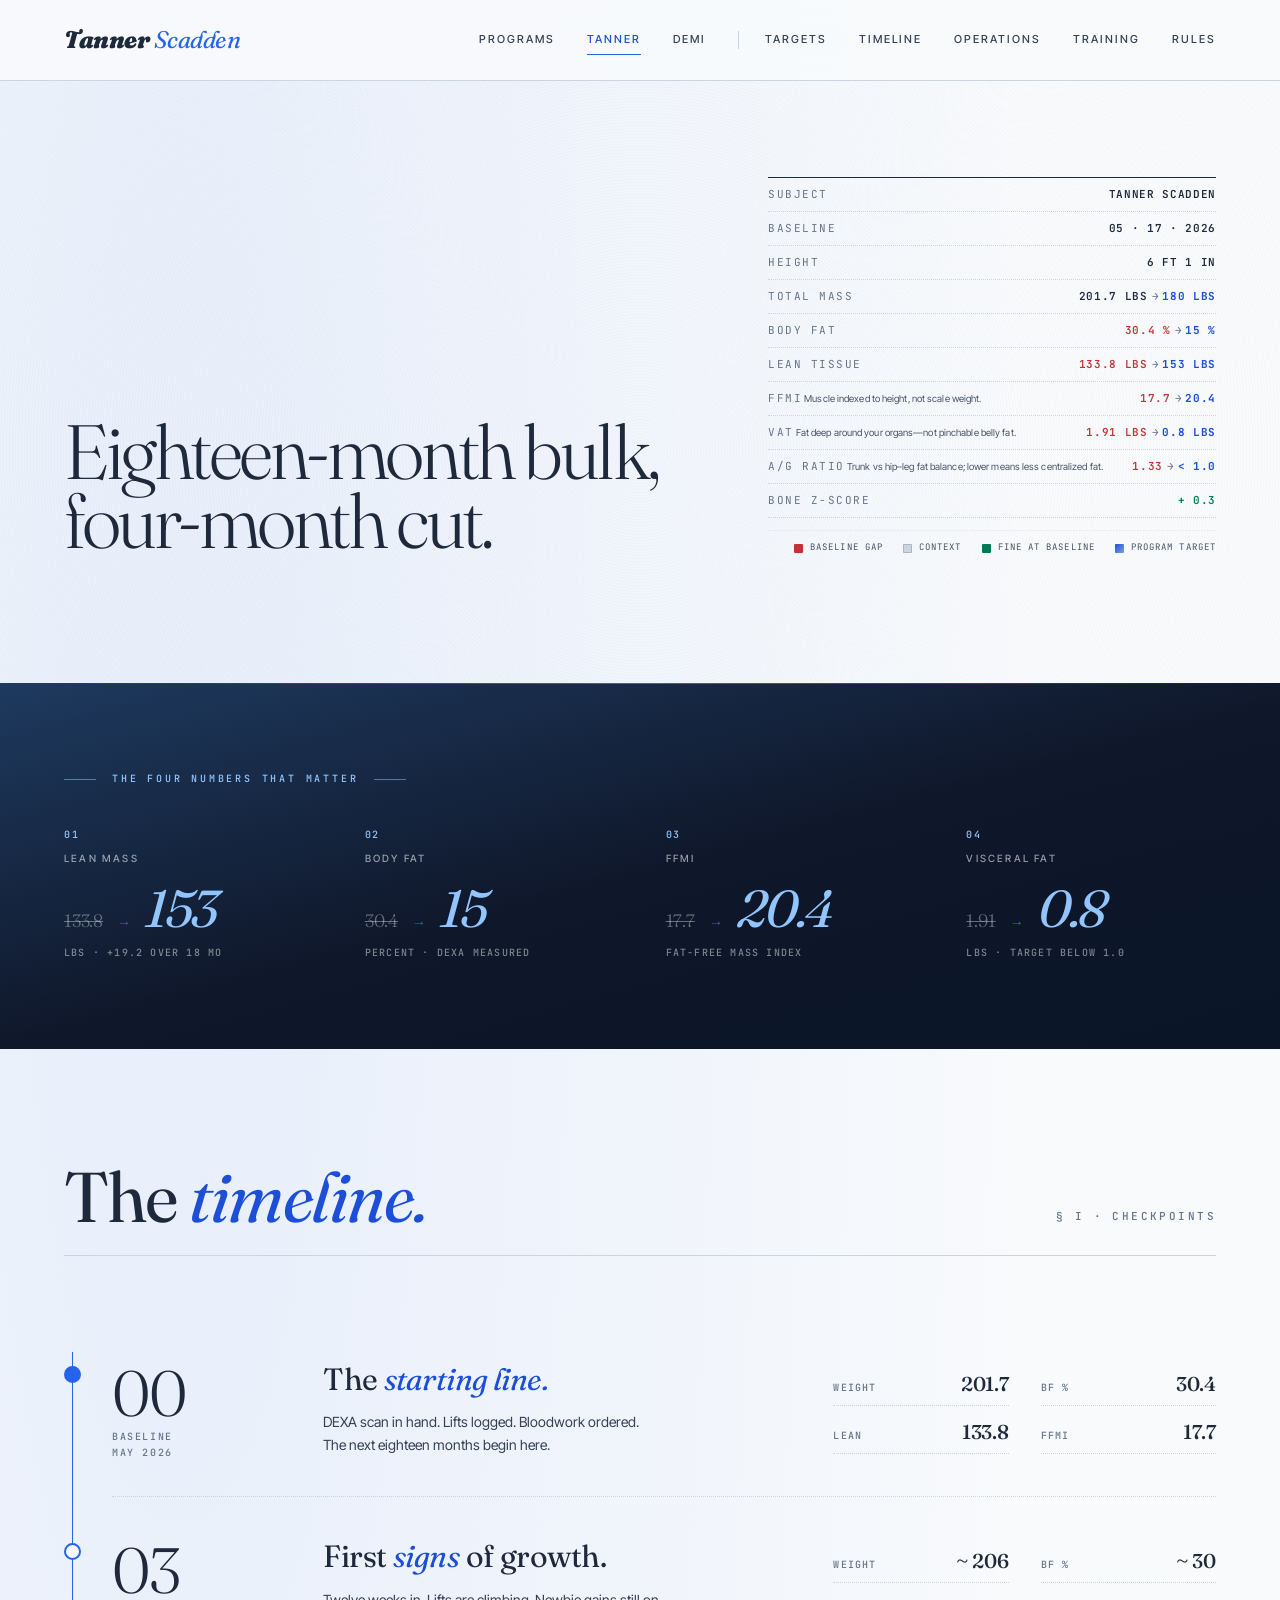
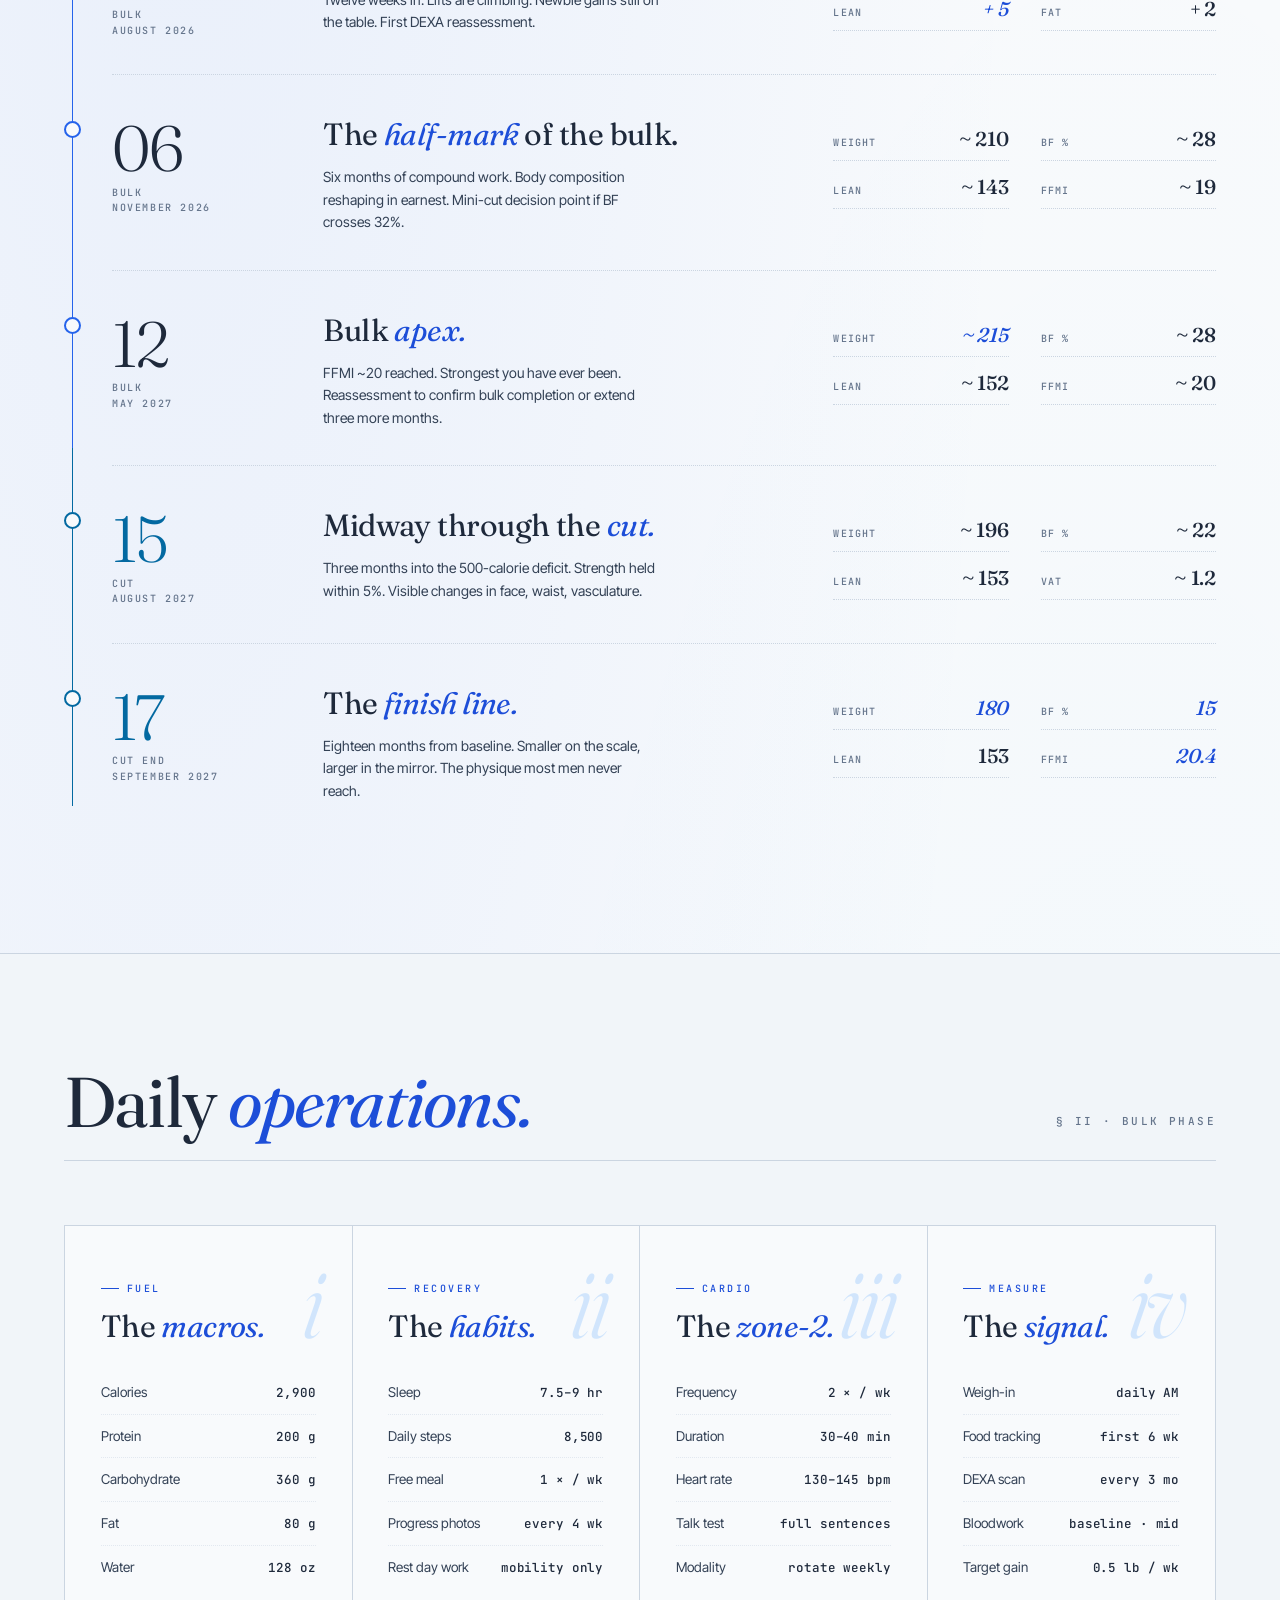
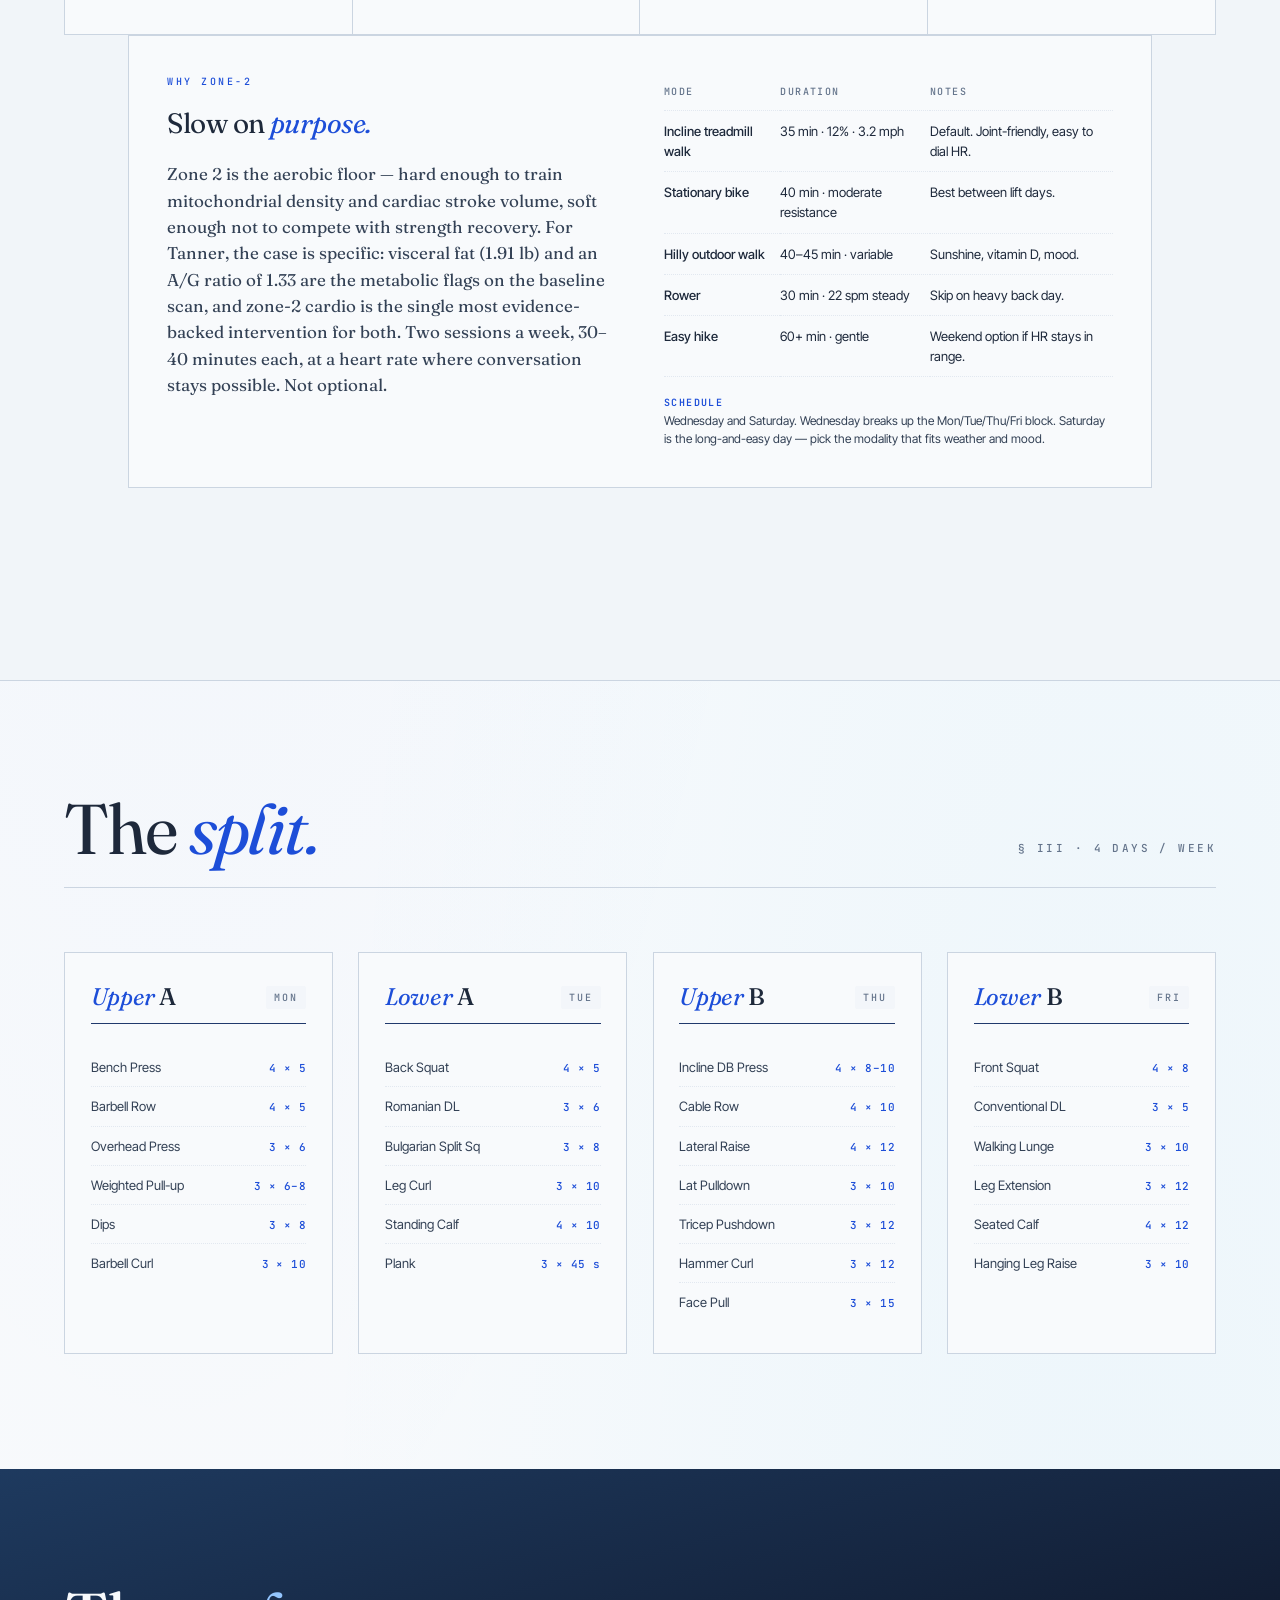
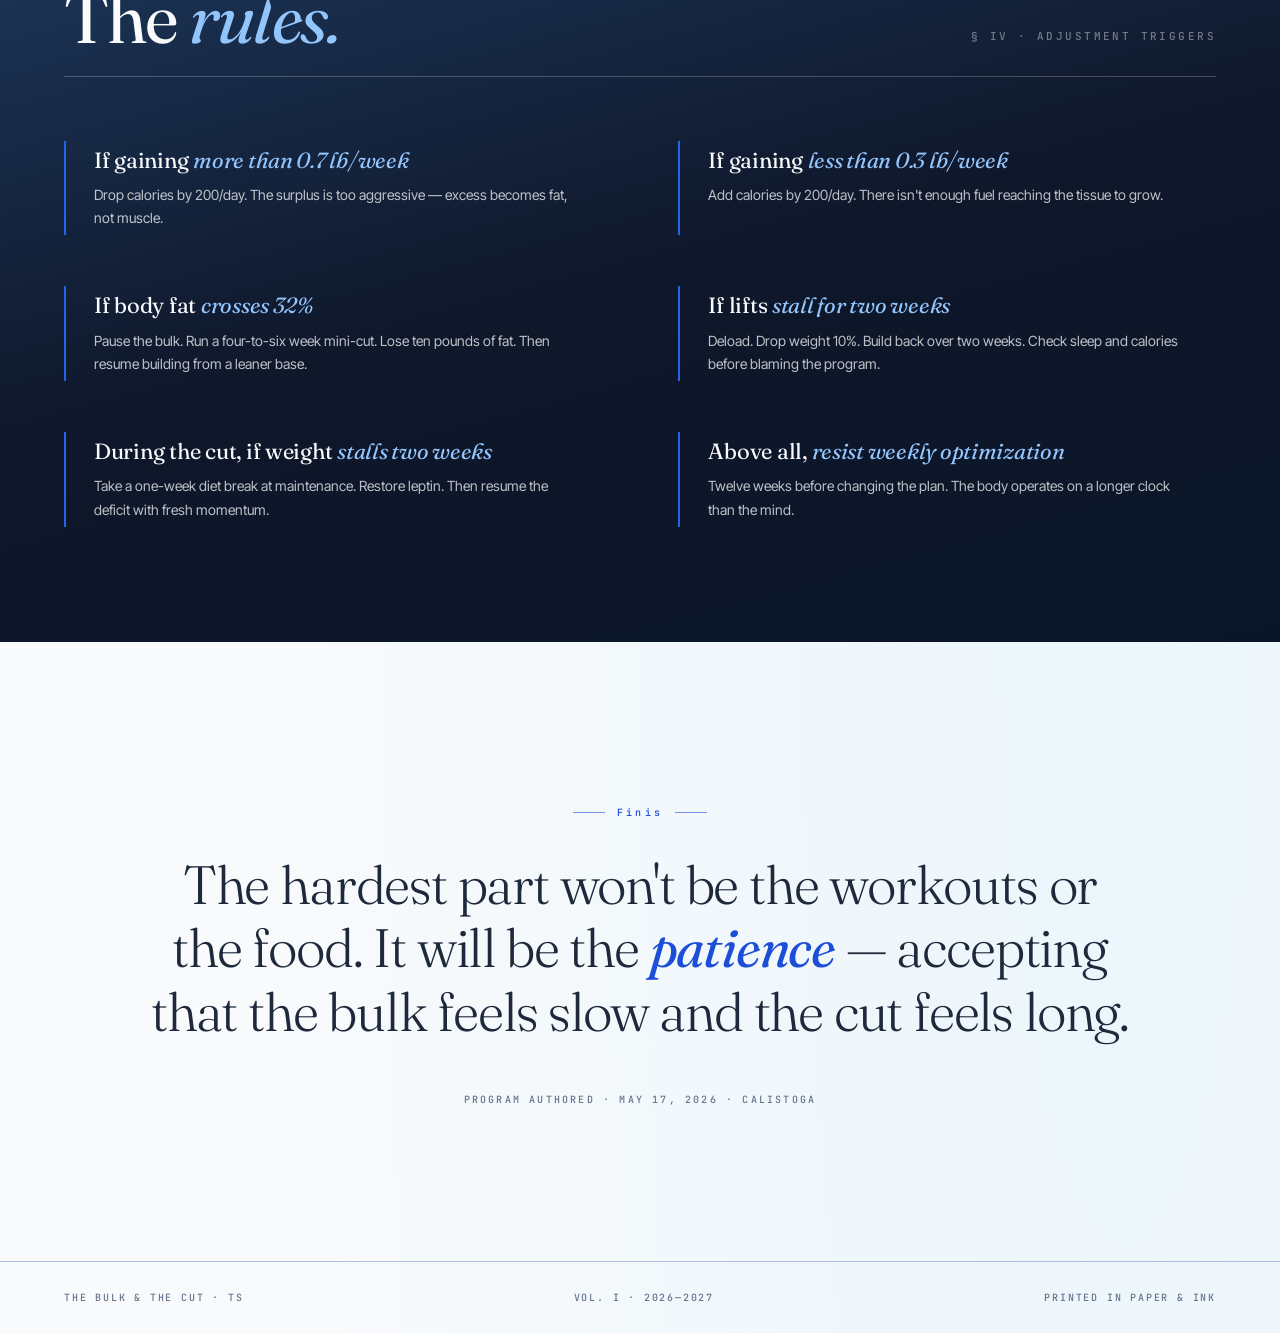
<file: tanner.html>
<!DOCTYPE html>
<html lang="en" class="theme-tanner">
  <head>
    <meta charset="UTF-8" />
    <meta name="viewport" content="width=device-width, initial-scale=1.0" />
    <title>Tanner Scadden · Program</title>
    <link rel="preconnect" href="https://fonts.googleapis.com" />
    <link rel="preconnect" href="https://fonts.gstatic.com" crossorigin />
    <link
      href="https://fonts.googleapis.com/css2?family=Fraunces:ital,opsz,wght@0,9..144,300;0,9..144,400;0,9..144,500;0,9..144,600;0,9..144,700;0,9..144,900;1,9..144,300;1,9..144,400;1,9..144,500&family=JetBrains+Mono:wght@300;400;500;600&family=Inter+Tight:wght@300;400;500;600&display=swap"
      rel="stylesheet"
    />
    <link rel="stylesheet" href="css/site.css" />
  </head>
  <body>
    <header>
      <div class="masthead">
        <a href="index.html" class="logo">Tanner <span class="amp">Scadden</span></a>
      </div>
      <div class="header-nav">
        <nav class="site-nav" aria-label="Site">
          <a href="index.html">Programs</a>
          <a href="tanner.html" aria-current="page">Tanner</a>
          <a href="demi.html">Demi</a>
        </nav>
        <nav class="page-nav" aria-label="On this page">
          <a href="#targets">Targets</a>
          <a href="#timeline">Timeline</a>
          <a href="#operations">Operations</a>
          <a href="#training">Training</a>
          <a href="#rules">Rules</a>
        </nav>
      </div>
    </header>

    <section class="hero">
      <div>
        <h1 class="hero-title rise" style="animation-delay: 0.1s">
          Eighteen-month bulk,<br />
          four-month cut.
        </h1>
      </div>
      <div class="hero-meta rise" style="animation-delay: 0.2s">
        <div class="line"><span>Subject</span><span class="val">Tanner Scadden</span></div>
        <div class="line"><span>Baseline</span><span class="val">05 · 17 · 2026</span></div>
        <div class="line"><span>Height</span><span class="val">6 ft 1 in</span></div>
        <div class="line">
          <span>Total Mass</span>
          <span class="val">
            <span class="val-range">
              <span class="val-now val-status--neutral">201.7 lbs</span><span class="val-arrow">→</span
              ><span class="val-goal">180 lbs</span>
            </span>
          </span>
        </div>
        <div class="line">
          <span>Body Fat</span>
          <span class="val">
            <span class="val-range">
              <span class="val-now val-status--bad">30.4 %</span><span class="val-arrow">→</span
              ><span class="val-goal">15 %</span>
            </span>
          </span>
        </div>
        <div class="line">
          <span>Lean Tissue</span>
          <span class="val">
            <span class="val-range">
              <span class="val-now val-status--bad">133.8 lbs</span><span class="val-arrow">→</span
              ><span class="val-goal">153 lbs</span>
            </span>
          </span>
        </div>
        <div class="line hero-meta-line--gloss">
          <span class="hero-meta-term"
            ><abbr title="Fat-free mass index">FFMI</abbr
            ><span class="metric-gloss"> Muscle indexed to height, not scale weight.</span></span
          >
          <span class="val">
            <span class="val-range">
              <span class="val-now val-status--bad">17.7</span><span class="val-arrow">→</span
              ><span class="val-goal">20.4</span>
            </span>
          </span>
        </div>
        <div class="line hero-meta-line--gloss">
          <span class="hero-meta-term"
            ><abbr title="Visceral adipose tissue">VAT</abbr
            ><span class="metric-gloss">
              Fat deep around your organs—not pinchable belly fat.</span
            ></span
          >
          <span class="val">
            <span class="val-range">
              <span class="val-now val-status--bad">1.91 lbs</span><span class="val-arrow">→</span
              ><span class="val-goal">0.8 lbs</span>
            </span>
          </span>
        </div>
        <div class="line hero-meta-line--gloss">
          <span class="hero-meta-term"
            ><abbr title="Android-to-gynoid ratio (DEXA)">A/G Ratio</abbr
            ><span class="metric-gloss">
              Trunk vs hip–leg fat balance; lower means less centralized fat.</span
            ></span
          >
          <span class="val">
            <span class="val-range">
              <span class="val-now val-status--bad">1.33</span><span class="val-arrow">→</span
              ><span class="val-goal">&lt; 1.0</span>
            </span>
          </span>
        </div>
        <div class="line">
          <span>Bone Z-Score</span
          ><span class="val"><span class="val-metric-plain val-status--good">+ 0.3</span></span>
        </div>
        <div class="hero-metrics-legend">
          <span><i data-tone="bad"></i> Baseline gap</span>
          <span><i data-tone="neutral"></i> Context</span>
          <span><i data-tone="good"></i> Fine at baseline</span>
          <span><i data-tone="goal"></i> Program target</span>
        </div>
      </div>
    </section>

    <section class="targets-band" id="targets">
      <div class="targets-eyebrow">The four numbers that matter</div>
      <div class="targets-grid">
        <div class="target reveal" data-num="01">
          <div class="target-label">Lean Mass</div>
          <div class="target-flow">
            <span class="target-from">133.8</span>
            <span class="target-arrow">→</span>
            <span class="target-to"><span class="em">153</span></span>
          </div>
          <div class="target-unit">LBS · +19.2 OVER 18 MO</div>
        </div>
        <div class="target reveal" data-num="02">
          <div class="target-label">Body Fat</div>
          <div class="target-flow">
            <span class="target-from">30.4</span>
            <span class="target-arrow">→</span>
            <span class="target-to"><span class="em">15</span></span>
          </div>
          <div class="target-unit">PERCENT · DEXA MEASURED</div>
        </div>
        <div class="target reveal" data-num="03">
          <div class="target-label">FFMI</div>
          <div class="target-flow">
            <span class="target-from">17.7</span>
            <span class="target-arrow">→</span>
            <span class="target-to"><span class="em">20.4</span></span>
          </div>
          <div class="target-unit">FAT-FREE MASS INDEX</div>
        </div>
        <div class="target reveal" data-num="04">
          <div class="target-label">Visceral Fat</div>
          <div class="target-flow">
            <span class="target-from">1.91</span>
            <span class="target-arrow">→</span>
            <span class="target-to"><span class="em">0.8</span></span>
          </div>
          <div class="target-unit">LBS · TARGET BELOW 1.0</div>
        </div>
      </div>
    </section>

    <section class="section" id="timeline">
      <div class="section-head">
        <h2 class="section-title">The <span class="em">timeline.</span></h2>
        <div class="section-num">§ I · CHECKPOINTS</div>
      </div>

      <div class="timeline">
        <article class="milestone done reveal">
          <div class="milestone-month">
            <span class="big">00</span>Baseline<br />May 2026
          </div>
          <div class="milestone-content">
            <h3 class="milestone-title">The <span class="em">starting line.</span></h3>
            <p class="milestone-meta">
              DEXA scan in hand. Lifts logged. Bloodwork ordered. The next eighteen months begin
              here.
            </p>
          </div>
          <div class="milestone-stats">
            <div class="stat"><span class="stat-label">Weight</span><span class="stat-val">201.7</span></div>
            <div class="stat"><span class="stat-label">BF %</span><span class="stat-val">30.4</span></div>
            <div class="stat"><span class="stat-label">Lean</span><span class="stat-val">133.8</span></div>
            <div class="stat"><span class="stat-label">FFMI</span><span class="stat-val">17.7</span></div>
          </div>
        </article>

        <article class="milestone reveal">
          <div class="milestone-month">
            <span class="big">03</span>Bulk<br />August 2026
          </div>
          <div class="milestone-content">
            <h3 class="milestone-title">First <span class="em">signs</span> of growth.</h3>
            <p class="milestone-meta">
              Twelve weeks in. Lifts are climbing. Newbie gains still on the table. First DEXA
              reassessment.
            </p>
          </div>
          <div class="milestone-stats">
            <div class="stat"><span class="stat-label">Weight</span><span class="stat-val">~ 206</span></div>
            <div class="stat"><span class="stat-label">BF %</span><span class="stat-val">~ 30</span></div>
            <div class="stat">
              <span class="stat-label">Lean</span><span class="stat-val"><span class="em">+ 5</span></span>
            </div>
            <div class="stat"><span class="stat-label">Fat</span><span class="stat-val">+ 2</span></div>
          </div>
        </article>

        <article class="milestone reveal">
          <div class="milestone-month">
            <span class="big">06</span>Bulk<br />November 2026
          </div>
          <div class="milestone-content">
            <h3 class="milestone-title">The <span class="em">half-mark</span> of the bulk.</h3>
            <p class="milestone-meta">
              Six months of compound work. Body composition reshaping in earnest. Mini-cut decision
              point if BF crosses 32%.
            </p>
          </div>
          <div class="milestone-stats">
            <div class="stat"><span class="stat-label">Weight</span><span class="stat-val">~ 210</span></div>
            <div class="stat"><span class="stat-label">BF %</span><span class="stat-val">~ 28</span></div>
            <div class="stat"><span class="stat-label">Lean</span><span class="stat-val">~ 143</span></div>
            <div class="stat"><span class="stat-label">FFMI</span><span class="stat-val">~ 19</span></div>
          </div>
        </article>

        <article class="milestone reveal">
          <div class="milestone-month">
            <span class="big">12</span>Bulk<br />May 2027
          </div>
          <div class="milestone-content">
            <h3 class="milestone-title">Bulk <span class="em">apex.</span></h3>
            <p class="milestone-meta">
              FFMI ~20 reached. Strongest you have ever been. Reassessment to confirm bulk completion
              or extend three more months.
            </p>
          </div>
          <div class="milestone-stats">
            <div class="stat">
              <span class="stat-label">Weight</span>
              <span class="stat-val"><span class="em">~ 215</span></span>
            </div>
            <div class="stat"><span class="stat-label">BF %</span><span class="stat-val">~ 28</span></div>
            <div class="stat"><span class="stat-label">Lean</span><span class="stat-val">~ 152</span></div>
            <div class="stat"><span class="stat-label">FFMI</span><span class="stat-val">~ 20</span></div>
          </div>
        </article>

        <article class="milestone cut reveal">
          <div class="milestone-month cut">
            <span class="big">15</span>Cut<br />August 2027
          </div>
          <div class="milestone-content">
            <h3 class="milestone-title">Midway through the <span class="em">cut.</span></h3>
            <p class="milestone-meta">
              Three months into the 500-calorie deficit. Strength held within 5%. Visible changes in
              face, waist, vasculature.
            </p>
          </div>
          <div class="milestone-stats">
            <div class="stat"><span class="stat-label">Weight</span><span class="stat-val">~ 196</span></div>
            <div class="stat"><span class="stat-label">BF %</span><span class="stat-val">~ 22</span></div>
            <div class="stat"><span class="stat-label">Lean</span><span class="stat-val">~ 153</span></div>
            <div class="stat"><span class="stat-label">VAT</span><span class="stat-val">~ 1.2</span></div>
          </div>
        </article>

        <article class="milestone cut reveal">
          <div class="milestone-month cut">
            <span class="big">17</span>Cut End<br />September 2027
          </div>
          <div class="milestone-content">
            <h3 class="milestone-title">The <span class="em">finish line.</span></h3>
            <p class="milestone-meta">
              Eighteen months from baseline. Smaller on the scale, larger in the mirror. The physique
              most men never reach.
            </p>
          </div>
          <div class="milestone-stats">
            <div class="stat">
              <span class="stat-label">Weight</span>
              <span class="stat-val"><span class="em">180</span></span>
            </div>
            <div class="stat">
              <span class="stat-label">BF %</span>
              <span class="stat-val"><span class="em">15</span></span>
            </div>
            <div class="stat"><span class="stat-label">Lean</span><span class="stat-val">153</span></div>
            <div class="stat">
              <span class="stat-label">FFMI</span>
              <span class="stat-val"><span class="em">20.4</span></span>
            </div>
          </div>
        </article>
      </div>
    </section>

    <section class="section ops-section" id="operations">
      <div class="section-head">
        <h2 class="section-title">Daily <span class="em">operations.</span></h2>
        <div class="section-num">§ II · BULK PHASE</div>
      </div>

      <div class="ops-grid">
        <div class="ops-card reveal">
          <div class="num-decor">i</div>
          <div class="ops-eyebrow">Fuel</div>
          <h3 class="ops-title">The <span class="em">macros.</span></h3>
          <ul class="ops-list">
            <li><span class="label">Calories</span><span class="value">2,900</span></li>
            <li><span class="label">Protein</span><span class="value">200 g</span></li>
            <li><span class="label">Carbohydrate</span><span class="value">360 g</span></li>
            <li><span class="label">Fat</span><span class="value">80 g</span></li>
            <li><span class="label">Water</span><span class="value">128 oz</span></li>
          </ul>
        </div>
        <div class="ops-card reveal">
          <div class="num-decor">ii</div>
          <div class="ops-eyebrow">Recovery</div>
          <h3 class="ops-title">The <span class="em">habits.</span></h3>
          <ul class="ops-list">
            <li><span class="label">Sleep</span><span class="value">7.5–9 hr</span></li>
            <li><span class="label">Daily steps</span><span class="value">8,500</span></li>
            <li><span class="label">Free meal</span><span class="value">1 × / wk</span></li>
            <li><span class="label">Progress photos</span><span class="value">every 4 wk</span></li>
            <li><span class="label">Rest day work</span><span class="value">mobility only</span></li>
          </ul>
        </div>
        <div class="ops-card reveal">
          <div class="num-decor">iii</div>
          <div class="ops-eyebrow">Cardio</div>
          <h3 class="ops-title">The <span class="em">zone-2.</span></h3>
          <ul class="ops-list">
            <li><span class="label">Frequency</span><span class="value">2 × / wk</span></li>
            <li><span class="label">Duration</span><span class="value">30–40 min</span></li>
            <li><span class="label">Heart rate</span><span class="value">130–145 bpm</span></li>
            <li><span class="label">Talk test</span><span class="value">full sentences</span></li>
            <li><span class="label">Modality</span><span class="value">rotate weekly</span></li>
          </ul>
        </div>
        <div class="ops-card reveal">
          <div class="num-decor">iv</div>
          <div class="ops-eyebrow">Measure</div>
          <h3 class="ops-title">The <span class="em">signal.</span></h3>
          <ul class="ops-list">
            <li><span class="label">Weigh-in</span><span class="value">daily AM</span></li>
            <li><span class="label">Food tracking</span><span class="value">first 6 wk</span></li>
            <li><span class="label">DEXA scan</span><span class="value">every 3 mo</span></li>
            <li><span class="label">Bloodwork</span><span class="value">baseline · mid</span></li>
            <li><span class="label">Target gain</span><span class="value">0.5 lb / wk</span></li>
          </ul>
        </div>
      </div>

      <div class="supplement-wrap">
        <div class="supplement reveal">
          <div>
            <p class="supplement-eyebrow">Why zone-2</p>
            <h3 class="supplement-title">Slow on <span class="em">purpose.</span></h3>
            <p class="supplement-body pull">
              Zone 2 is the aerobic floor — hard enough to train mitochondrial density and cardiac
              stroke volume, soft enough not to compete with strength recovery. For Tanner, the case
              is specific: visceral fat (1.91 lb) and an A/G ratio of 1.33 are the metabolic flags on
              the baseline scan, and zone-2 cardio is the single most evidence-backed intervention for
              both. Two sessions a week, 30–40 minutes each, at a heart rate where conversation stays
              possible. Not optional.
            </p>
          </div>
          <div>
            <table class="modality-table">
              <thead>
                <tr>
                  <th scope="col">Mode</th>
                  <th scope="col">Duration</th>
                  <th scope="col">Notes</th>
                </tr>
              </thead>
              <tbody>
                <tr>
                  <td>Incline treadmill walk</td>
                  <td>35 min · 12% · 3.2 mph</td>
                  <td>Default. Joint-friendly, easy to dial HR.</td>
                </tr>
                <tr>
                  <td>Stationary bike</td>
                  <td>40 min · moderate resistance</td>
                  <td>Best between lift days.</td>
                </tr>
                <tr>
                  <td>Hilly outdoor walk</td>
                  <td>40–45 min · variable</td>
                  <td>Sunshine, vitamin D, mood.</td>
                </tr>
                <tr>
                  <td>Rower</td>
                  <td>30 min · 22 spm steady</td>
                  <td>Skip on heavy back day.</td>
                </tr>
                <tr>
                  <td>Easy hike</td>
                  <td>60+ min · gentle</td>
                  <td>Weekend option if HR stays in range.</td>
                </tr>
              </tbody>
            </table>
            <p class="modality-note">
              <span class="modality-kicker">Schedule</span><br />
              Wednesday and Saturday. Wednesday breaks up the Mon/Tue/Thu/Fri block. Saturday is the
              long-and-easy day — pick the modality that fits weather and mood.
            </p>
          </div>
        </div>
      </div>
    </section>

    <section class="section" id="training">
      <div class="section-head">
        <h2 class="section-title">The <span class="em">split.</span></h2>
        <div class="section-num">§ III · 4 DAYS / WEEK</div>
      </div>

      <div class="split-grid">
        <div class="day-card reveal">
          <div class="day-header">
            <div class="day-name"><span class="em">Upper</span> A</div>
            <div class="day-num">MON</div>
          </div>
          <ul class="exercise-list">
            <li><span class="ex-name">Bench Press</span><span class="ex-scheme">4 × 5</span></li>
            <li><span class="ex-name">Barbell Row</span><span class="ex-scheme">4 × 5</span></li>
            <li><span class="ex-name">Overhead Press</span><span class="ex-scheme">3 × 6</span></li>
            <li><span class="ex-name">Weighted Pull-up</span><span class="ex-scheme">3 × 6–8</span></li>
            <li><span class="ex-name">Dips</span><span class="ex-scheme">3 × 8</span></li>
            <li><span class="ex-name">Barbell Curl</span><span class="ex-scheme">3 × 10</span></li>
          </ul>
        </div>
        <div class="day-card reveal">
          <div class="day-header">
            <div class="day-name"><span class="em">Lower</span> A</div>
            <div class="day-num">TUE</div>
          </div>
          <ul class="exercise-list">
            <li><span class="ex-name">Back Squat</span><span class="ex-scheme">4 × 5</span></li>
            <li><span class="ex-name">Romanian DL</span><span class="ex-scheme">3 × 6</span></li>
            <li><span class="ex-name">Bulgarian Split Sq</span><span class="ex-scheme">3 × 8</span></li>
            <li><span class="ex-name">Leg Curl</span><span class="ex-scheme">3 × 10</span></li>
            <li><span class="ex-name">Standing Calf</span><span class="ex-scheme">4 × 10</span></li>
            <li><span class="ex-name">Plank</span><span class="ex-scheme">3 × 45 s</span></li>
          </ul>
        </div>
        <div class="day-card reveal">
          <div class="day-header">
            <div class="day-name"><span class="em">Upper</span> B</div>
            <div class="day-num">THU</div>
          </div>
          <ul class="exercise-list">
            <li><span class="ex-name">Incline DB Press</span><span class="ex-scheme">4 × 8–10</span></li>
            <li><span class="ex-name">Cable Row</span><span class="ex-scheme">4 × 10</span></li>
            <li><span class="ex-name">Lateral Raise</span><span class="ex-scheme">4 × 12</span></li>
            <li><span class="ex-name">Lat Pulldown</span><span class="ex-scheme">3 × 10</span></li>
            <li><span class="ex-name">Tricep Pushdown</span><span class="ex-scheme">3 × 12</span></li>
            <li><span class="ex-name">Hammer Curl</span><span class="ex-scheme">3 × 12</span></li>
            <li><span class="ex-name">Face Pull</span><span class="ex-scheme">3 × 15</span></li>
          </ul>
        </div>
        <div class="day-card reveal">
          <div class="day-header">
            <div class="day-name"><span class="em">Lower</span> B</div>
            <div class="day-num">FRI</div>
          </div>
          <ul class="exercise-list">
            <li><span class="ex-name">Front Squat</span><span class="ex-scheme">4 × 8</span></li>
            <li><span class="ex-name">Conventional DL</span><span class="ex-scheme">3 × 5</span></li>
            <li><span class="ex-name">Walking Lunge</span><span class="ex-scheme">3 × 10</span></li>
            <li><span class="ex-name">Leg Extension</span><span class="ex-scheme">3 × 12</span></li>
            <li><span class="ex-name">Seated Calf</span><span class="ex-scheme">4 × 12</span></li>
            <li><span class="ex-name">Hanging Leg Raise</span><span class="ex-scheme">3 × 10</span></li>
          </ul>
        </div>
      </div>
    </section>

    <section class="section rules-section" id="rules">
      <div class="section-head">
        <h2 class="section-title">The <span class="em">rules.</span></h2>
        <div class="section-num">§ IV · ADJUSTMENT TRIGGERS</div>
      </div>

      <div class="rules-grid">
        <div class="rule reveal">
          <h3 class="rule-trigger">If gaining <span class="em">more than 0.7 lb/week</span></h3>
          <p class="rule-action">
            Drop calories by 200/day. The surplus is too aggressive — excess becomes fat, not muscle.
          </p>
        </div>
        <div class="rule reveal">
          <h3 class="rule-trigger">If gaining <span class="em">less than 0.3 lb/week</span></h3>
          <p class="rule-action">
            Add calories by 200/day. There isn't enough fuel reaching the tissue to grow.
          </p>
        </div>
        <div class="rule reveal">
          <h3 class="rule-trigger">If body fat <span class="em">crosses 32%</span></h3>
          <p class="rule-action">
            Pause the bulk. Run a four-to-six week mini-cut. Lose ten pounds of fat. Then resume
            building from a leaner base.
          </p>
        </div>
        <div class="rule reveal">
          <h3 class="rule-trigger">If lifts <span class="em">stall for two weeks</span></h3>
          <p class="rule-action">
            Deload. Drop weight 10%. Build back over two weeks. Check sleep and calories before blaming
            the program.
          </p>
        </div>
        <div class="rule reveal">
          <h3 class="rule-trigger">
            During the cut, if weight <span class="em">stalls two weeks</span>
          </h3>
          <p class="rule-action">
            Take a one-week diet break at maintenance. Restore leptin. Then resume the deficit with
            fresh momentum.
          </p>
        </div>
        <div class="rule reveal">
          <h3 class="rule-trigger">Above all, <span class="em">resist weekly optimization</span></h3>
          <p class="rule-action">
            Twelve weeks before changing the plan. The body operates on a longer clock than the mind.
          </p>
        </div>
      </div>
    </section>

    <section class="closing">
      <div class="closing-mark">Finis</div>
      <p class="closing-quote">
        The hardest part won't be the workouts or the food. It will be the
        <span class="em">patience</span> — accepting that the bulk feels slow and the cut feels long.
      </p>
      <div class="closing-sig">Program authored · May 17, 2026 · Calistoga</div>
    </section>

    <footer>
      <div>The Bulk &amp; the Cut · TS</div>
      <div>Vol. I · 2026—2027</div>
      <div>Printed in paper &amp; ink</div>
    </footer>

    <script>
      const observer = new IntersectionObserver(
        (entries) => {
          entries.forEach((e) => {
            if (e.isIntersecting) {
              e.target.classList.add("visible");
              observer.unobserve(e.target);
            }
          });
        },
        { threshold: 0.12, rootMargin: "0px 0px -40px 0px" },
      );
      document.querySelectorAll(".reveal").forEach((el) => {
        observer.observe(el);
      });
    </script>
  </body>
</html>
</file>
<file: css/site.css>
/* Scadden Family Fitness — editorial monograph (shared by all pages) */

:root {
  --ink: #1a1612;
  --ink-soft: #3d362f;
  --ink-mute: #5c5246;
  --paper: #f4efe5;
  --paper-warm: #ede5d3;
  --paper-deep: #e5dbc4;
  --gold: #b8893a;
  --gold-deep: #8b6720;
  --gold-light: #d9b975;
  --rust: #8b3a1f;
  --sage: #5a6e4f;
  --muted: #8a8071;
  --line: #c9bfa8;
  --line-soft: #dcd3bd;

  /* Hero snapshot: baseline vs program target (themes may override hues) */
  --hero-val-bad: #9a3838;
  --hero-val-good: #356348;
  --hero-val-neutral: var(--ink);
  --hero-val-target: var(--gold-deep);

  --fs-display: clamp(72px, 12vw, 184px);
  --fs-section: clamp(40px, 5.5vw, 72px);
  --fs-h3: clamp(24px, 2.4vw, 32px);

  --pad-x: clamp(24px, 5vw, 80px);
  --pad-y: clamp(64px, 9vw, 120px);
}

/* Demi — ivory, champagne wash, rose-gold chrome, mauve emphasis (specs/design-system.md) */
.theme-demi {
  --hero-val-bad: #a84355;
  --hero-val-good: #527a58;
  --ink: #2a2228;
  --ink-soft: #4a3e47;
  --ink-mute: #6b5e66;
  --paper: #faf7f2;
  --paper-warm: #f3ebe2;
  --paper-deep: #e5d9cc;
  --gold: #c9a07a;
  --gold-deep: #8f5f78;
  --gold-light: #e0c4a4;
  --rust: #8f5f78;
  --sage: #6d6560;
  --muted: #857880;
  /* Structural rules pick up rose gold so grids/cards read as metal trim */
  --line: color-mix(in srgb, var(--gold) 34%, #d0c4bb);
  --line-soft: color-mix(in srgb, var(--gold) 20%, #ebe3d8);
}

html.theme-demi body {
  background-image:
    radial-gradient(at 10% 8%, rgba(201, 160, 122, 0.16) 0px, transparent 48%),
    radial-gradient(at 92% 92%, rgba(201, 160, 122, 0.09) 0px, transparent 46%),
    radial-gradient(at 88% 12%, rgba(143, 95, 120, 0.06) 0px, transparent 50%);
}

html.theme-demi body::before {
  background-image: repeating-radial-gradient(
    circle at 50% 50%,
    rgba(42, 34, 40, 0.012) 0,
    rgba(42, 34, 40, 0.012) 1px,
    transparent 1px,
    transparent 3px
  );
}

html.theme-demi header {
  background: rgba(250, 247, 242, 0.92);
  border-bottom-color: color-mix(in srgb, var(--gold) 52%, var(--line));
  box-shadow: 0 1px 0 color-mix(in srgb, var(--gold) 35%, transparent);
}

html.theme-demi .targets-band,
html.theme-demi .rules-section {
  background: linear-gradient(165deg, #3d3238 0%, #2a2228 52%, #231c22 100%);
}

html.theme-demi .target-label {
  color: rgba(250, 247, 242, 0.58);
}

html.theme-demi .target-from {
  color: rgba(250, 247, 242, 0.38);
}

html.theme-demi .target-unit {
  color: rgba(250, 247, 242, 0.48);
}

html.theme-demi .rules-section .section-head {
  border-bottom-color: rgba(250, 247, 242, 0.22);
}

html.theme-demi .rules-section .section-num {
  color: rgba(250, 247, 242, 0.42);
}

html.theme-demi .rule-critical {
  background: rgba(250, 247, 242, 0.06);
  border-left-color: var(--gold-light);
}

html.theme-demi .rule-action {
  color: rgba(250, 247, 242, 0.75);
}

/* Demi — rose-gold chrome + mauve ink (no warm-brown utility tints from base theme) */
html.theme-demi .section-head {
  border-bottom-color: color-mix(in srgb, var(--gold) 48%, var(--line));
  box-shadow: 0 1px 0 color-mix(in srgb, var(--gold) 22%, transparent);
}

html.theme-demi .page-nav {
  border-left-color: color-mix(in srgb, var(--gold) 55%, var(--line));
}

html.theme-demi .targets-band::before {
  height: 2px;
  background: linear-gradient(
    to right,
    transparent 0%,
    color-mix(in srgb, var(--gold) 65%, transparent) 22%,
    var(--gold) 50%,
    color-mix(in srgb, var(--gold) 65%, transparent) 78%,
    transparent 100%
  );
  opacity: 1;
}

html.theme-demi .kitchen-col h3,
html.theme-demi .day-header {
  border-bottom-width: 2px;
  border-bottom-color: color-mix(in srgb, var(--gold) 62%, var(--ink));
}

html.theme-demi .day-card {
  border-color: color-mix(in srgb, var(--gold) 38%, var(--line));
  box-shadow: 0 0 0 1px color-mix(in srgb, var(--gold) 15%, transparent);
}

html.theme-demi .day-card:hover {
  box-shadow:
    0 0 0 1px color-mix(in srgb, var(--gold) 28%, transparent),
    0 16px 32px -8px rgb(from var(--ink) r g b / 0.11);
  border-color: var(--gold);
}

html.theme-demi .day-num {
  background: color-mix(in srgb, var(--paper-warm) 78%, var(--paper));
  outline: 1px solid color-mix(in srgb, var(--gold) 35%, transparent);
}

html.theme-demi .schedule-strip {
  background: color-mix(in srgb, var(--paper-warm) 55%, var(--paper));
  border: 1px solid color-mix(in srgb, var(--gold) 48%, var(--line));
  box-shadow:
    inset 0 0 0 1px color-mix(in srgb, var(--gold) 12%, transparent),
    0 0 24px -8px color-mix(in srgb, var(--gold) 25%, transparent);
}

html.theme-demi .ops-grid,
html.theme-demi .kitchen-grid {
  border-color: color-mix(in srgb, var(--gold) 42%, var(--line));
  box-shadow: 0 0 0 1px color-mix(in srgb, var(--gold) 12%, transparent);
}

html.theme-demi .training-inline-note {
  background: color-mix(in srgb, var(--paper-warm) 35%, var(--paper));
  border: 1px solid color-mix(in srgb, var(--gold) 35%, var(--line));
  border-left: 3px solid var(--gold);
  box-shadow: 0 0 20px -6px color-mix(in srgb, var(--gold) 22%, transparent);
}

html.theme-demi footer {
  border-top-width: 2px;
  border-top-color: color-mix(in srgb, var(--gold) 45%, var(--line));
  box-shadow: 0 -1px 0 color-mix(in srgb, var(--gold) 18%, transparent);
}

html.theme-demi .hero-title .em {
  color: var(--gold);
  text-shadow: 0 0 42px color-mix(in srgb, var(--gold) 38%, transparent);
}

html.theme-demi .logo .amp {
  text-shadow: 0 0 28px color-mix(in srgb, var(--gold) 32%, transparent);
}

/* Tanner — cool paper, electric blue accent, slate ink (specs/design-system.md) */
.theme-tanner {
  --hero-val-bad: #c23434;
  --hero-val-good: #047857;
  --ink: #1e293b;
  --ink-soft: #334155;
  --ink-mute: #475569;
  --paper: #f8fafc;
  --paper-warm: #f1f5f9;
  --paper-deep: #e2e8f0;
  --gold: #2563eb;
  --gold-deep: #1d4ed8;
  --gold-light: #93c5fd;
  --rust: #0369a1;
  --sage: #475569;
  --muted: #64748b;
  --line: #cbd5e1;
  --line-soft: #e2e8f0;
}

html.theme-tanner body {
  background-image:
    radial-gradient(at 14% 12%, rgba(37, 99, 235, 0.08) 0px, transparent 55%),
    radial-gradient(at 88% 88%, rgba(14, 165, 233, 0.055) 0px, transparent 52%);
}

html.theme-tanner body::before {
  background-image: repeating-radial-gradient(
    circle at 50% 50%,
    rgba(30, 41, 59, 0.014) 0,
    rgba(30, 41, 59, 0.014) 1px,
    transparent 1px,
    transparent 3px
  );
}

html.theme-tanner header {
  background: rgba(248, 250, 252, 0.92);
}

html.theme-tanner .targets-band,
html.theme-tanner .rules-section {
  background: linear-gradient(165deg, #1e3a5f 0%, #0f172a 52%, #0a1628 100%);
}

html.theme-tanner .target-label {
  color: rgba(248, 250, 252, 0.58);
}

html.theme-tanner .target-from {
  color: rgba(248, 250, 252, 0.38);
}

html.theme-tanner .target-unit {
  color: rgba(248, 250, 252, 0.48);
}

html.theme-tanner .rules-section .section-head {
  border-bottom-color: rgba(248, 250, 252, 0.22);
}

html.theme-tanner .rules-section .section-num {
  color: rgba(248, 250, 252, 0.42);
}

html.theme-tanner .rule-critical {
  background: rgba(248, 250, 252, 0.06);
  border-left-color: var(--gold-light);
}

html.theme-tanner .rule-action {
  color: rgba(248, 250, 252, 0.75);
}

html.theme-tanner .kitchen-col h3,
html.theme-tanner .day-header {
  border-bottom-color: color-mix(in srgb, var(--gold) 28%, var(--ink));
}

html.theme-tanner .day-card:hover {
  box-shadow: 0 16px 32px -8px rgb(from var(--ink) r g b / 0.11);
}

html.theme-tanner .day-num {
  background: color-mix(in srgb, var(--paper-warm) 78%, var(--paper));
}

html.theme-tanner .schedule-strip {
  background: color-mix(in srgb, var(--paper-warm) 55%, var(--paper));
  border-color: color-mix(in srgb, var(--gold) 20%, var(--line));
}

html.theme-tanner .training-inline-note {
  background: color-mix(in srgb, var(--paper-warm) 35%, var(--paper));
  border: 1px solid var(--line);
  border-left: 2px solid var(--gold);
}

html.theme-tanner footer {
  border-top-color: color-mix(in srgb, var(--gold) 18%, var(--line));
}

html.theme-tanner .hero-title {
  font-size: clamp(38px, 6vw, 88px);
  line-height: 0.9;
}

html.theme-tanner .hero-title .em {
  color: var(--gold);
}

*,
*::before,
*::after {
  margin: 0;
  padding: 0;
  box-sizing: border-box;
}

html {
  scroll-behavior: smooth;
  -webkit-font-smoothing: antialiased;
  -moz-osx-font-smoothing: grayscale;
}

body {
  background: var(--paper);
  color: var(--ink);
  font-family: "Inter Tight", system-ui, sans-serif;
  font-weight: 400;
  line-height: 1.55;
  overflow-x: hidden;
  text-rendering: optimizeLegibility;
  background-image:
    radial-gradient(at 15% 8%, rgba(184, 137, 58, 0.05) 0px, transparent 50%),
    radial-gradient(at 85% 92%, rgba(90, 110, 79, 0.04) 0px, transparent 50%);
}

body::before {
  content: "";
  position: fixed;
  inset: 0;
  pointer-events: none;
  z-index: 1;
  background-image: repeating-radial-gradient(
    circle at 50% 50%,
    rgba(26, 22, 18, 0.012) 0,
    rgba(26, 22, 18, 0.012) 1px,
    transparent 1px,
    transparent 3px
  );
  mix-blend-mode: multiply;
}

.serif {
  font-family: "Fraunces", Georgia, serif;
}

.mono {
  font-family: "JetBrains Mono", monospace;
}

/* ============ SHARED ============ */
.section {
  padding: var(--pad-y) var(--pad-x);
  position: relative;
  z-index: 2;
}

.section-head {
  display: grid;
  grid-template-columns: 1fr auto;
  gap: 32px;
  align-items: end;
  margin-bottom: 64px;
  padding-bottom: 24px;
  border-bottom: 1px solid var(--line);
}

.section-title {
  font-family: "Fraunces", serif;
  font-size: var(--fs-section);
  font-weight: 400;
  letter-spacing: -0.025em;
  line-height: 0.95;
  color: var(--ink);
}

.section-title .em {
  font-style: italic;
  color: var(--gold-deep);
  font-weight: 400;
}

.section-num {
  font-family: "JetBrains Mono", monospace;
  font-size: 11px;
  font-weight: 500;
  color: var(--muted);
  letter-spacing: 0.22em;
  white-space: nowrap;
  padding-bottom: 6px;
}

/* ============ HEADER ============ */
header {
  padding: 28px var(--pad-x);
  border-bottom: 1px solid var(--line);
  display: flex;
  justify-content: space-between;
  align-items: center;
  flex-wrap: wrap;
  row-gap: 12px;
  position: sticky;
  top: 0;
  z-index: 50;
  background: rgba(244, 239, 229, 0.92);
  backdrop-filter: blur(12px);
  -webkit-backdrop-filter: blur(12px);
}

.masthead {
  display: flex;
  align-items: baseline;
  gap: 24px;
  flex-wrap: wrap;
}

.logo {
  font-family: "Fraunces", serif;
  font-weight: 900;
  font-style: italic;
  font-size: 24px;
  letter-spacing: -0.02em;
  color: var(--ink);
  line-height: 1;
}

a.logo {
  text-decoration: none;
  color: inherit;
  transition: opacity 0.25s ease;
}

a.logo:hover {
  opacity: 0.88;
}

a.logo:focus-visible {
  outline: 2px solid var(--gold-deep);
  outline-offset: 4px;
  opacity: 1;
}

.logo .amp {
  color: var(--gold);
  font-weight: 400;
}

.header-nav {
  display: flex;
  align-items: center;
  justify-content: flex-end;
  gap: clamp(20px, 2.5vw, 36px);
  flex-wrap: wrap;
}

.site-nav,
.page-nav {
  display: flex;
  gap: clamp(20px, 2.5vw, 32px);
  flex-wrap: wrap;
  align-items: center;
}

.page-nav {
  padding-left: clamp(16px, 2vw, 28px);
  border-left: 1px solid var(--line);
}

.site-nav a,
.page-nav a {
  color: var(--ink-soft);
  text-decoration: none;
  font-size: 11px;
  letter-spacing: 0.18em;
  text-transform: uppercase;
  font-weight: 500;
  position: relative;
  transition: color 0.3s ease;
}

.site-nav a:hover,
.page-nav a:hover {
  color: var(--gold-deep);
}

.site-nav a::after,
.page-nav a::after {
  content: "";
  position: absolute;
  left: 0;
  right: 100%;
  bottom: -6px;
  height: 1px;
  background: var(--gold);
  transition: right 0.4s ease;
}

.site-nav a:hover::after,
.page-nav a:hover::after {
  right: 0;
}

.site-nav a:focus-visible,
.page-nav a:focus-visible {
  outline: 2px solid var(--gold-deep);
  outline-offset: 4px;
}

.site-nav a[aria-current="page"],
.page-nav a[aria-current="page"] {
  color: var(--gold-deep);
}

.site-nav a[aria-current="page"]::after,
.page-nav a[aria-current="page"]::after {
  right: 0;
}

/* ============ HERO ============ */
.hero {
  padding: clamp(48px, 8vw, 96px) var(--pad-x) clamp(80px, 10vw, 128px);
  position: relative;
  z-index: 2;
  display: grid;
  grid-template-columns: 1.4fr 1fr;
  gap: clamp(40px, 6vw, 96px);
  align-items: end;
}

.hero-title {
  font-family: "Fraunces", serif;
  font-size: var(--fs-display);
  font-weight: 300;
  letter-spacing: -0.045em;
  line-height: 0.82;
  color: var(--ink);
}

.hero-title .em {
  font-style: italic;
  font-weight: 400;
  color: var(--gold-deep);
}

.hero-sub {
  margin-top: 32px;
  font-size: clamp(15px, 1.3vw, 17px);
  color: var(--ink-soft);
  max-width: 480px;
  line-height: 1.65;
  font-weight: 400;
}

.hero-meta {
  display: flex;
  flex-direction: column;
  gap: 0;
  font-family: "JetBrains Mono", monospace;
  font-size: 11px;
  letter-spacing: 0.14em;
  text-transform: uppercase;
  color: var(--muted);
  align-self: end;
}

.hero-meta .line {
  display: flex;
  justify-content: space-between;
  align-items: baseline;
  border-bottom: 1px dotted var(--line);
  padding: 8px 0;
  transition: border-color 0.3s;
  gap: 16px;
}

.hero-meta .line.hero-meta-line--gloss {
  align-items: flex-start;
}

.hero-meta .hero-meta-term {
  flex: 1;
  min-width: min(14rem, 100%);
}

.hero-meta .hero-meta-term abbr {
  text-decoration: none;
}

.hero-meta .metric-gloss {
  font-family: "Inter Tight", system-ui, sans-serif;
  font-size: clamp(9px, 0.75vw, 10px);
  font-weight: 400;
  letter-spacing: 0.01em;
  line-height: 1.28;
  text-transform: none;
  color: var(--ink-mute);
}

.hero-meta .line:first-child {
  border-top: 1px solid var(--ink);
}

.hero-meta .line:last-child {
  border-bottom: 1px solid var(--ink);
}

.hero-meta .line:hover {
  border-bottom-color: var(--gold);
}

.hero-meta .val {
  color: var(--ink);
  font-weight: 600;
  letter-spacing: 0.06em;
  font-family: "JetBrains Mono", monospace;
  text-align: right;
}

.hero-meta .val-range {
  display: inline-flex;
  flex-wrap: wrap;
  justify-content: flex-end;
  align-items: baseline;
  gap: 0.35em;
  max-width: min(100%, 20rem);
}

.hero-meta .val-now {
  font-weight: 600;
  color: var(--ink);
}

.hero-meta .val-arrow {
  color: var(--muted);
  font-weight: 400;
  letter-spacing: 0;
}

.hero-meta .val-goal {
  color: var(--hero-val-target);
  font-weight: 600;
}

.hero-meta .val-now.val-status--bad {
  color: var(--hero-val-bad);
}

.hero-meta .val-now.val-status--good {
  color: var(--hero-val-good);
}

.hero-meta .val-now.val-status--neutral {
  color: var(--hero-val-neutral);
}

.hero-meta .val-metric-plain.val-status--bad,
.hero-meta .val-metric-plain.val-status--good,
.hero-meta .val-metric-plain.val-status--neutral {
  font-weight: 600;
  letter-spacing: 0.06em;
}

.hero-meta .val-metric-plain.val-status--bad {
  color: var(--hero-val-bad);
}

.hero-meta .val-metric-plain.val-status--good {
  color: var(--hero-val-good);
}

.hero-meta .val-metric-plain.val-status--neutral {
  color: var(--hero-val-neutral);
}

.hero-meta .val-range .val-goal {
  font-weight: 700;
}

.hero-metrics-legend {
  display: flex;
  flex-wrap: wrap;
  justify-content: flex-end;
  gap: 12px 20px;
  margin-top: 12px;
  padding-top: 10px;
  border-top: 1px dotted var(--line-soft);
  font-family: "JetBrains Mono", monospace;
  font-size: 9px;
  letter-spacing: 0.12em;
  text-transform: uppercase;
  color: var(--ink-mute);
}

.hero-metrics-legend span {
  display: inline-flex;
  align-items: center;
  gap: 7px;
  white-space: nowrap;
}

.hero-metrics-legend i {
  display: inline-block;
  width: 9px;
  height: 9px;
  border-radius: 1px;
  flex-shrink: 0;
}

.hero-metrics-legend i[data-tone="bad"] {
  background: var(--hero-val-bad);
}

.hero-metrics-legend i[data-tone="good"] {
  background: var(--hero-val-good);
}

.hero-metrics-legend i[data-tone="neutral"] {
  background: var(--line);
  box-shadow: inset 0 0 0 1px color-mix(in srgb, var(--ink) 18%, transparent);
}

.hero-metrics-legend i[data-tone="goal"] {
  background: linear-gradient(
    135deg,
    var(--hero-val-target),
    color-mix(in srgb, var(--hero-val-target) 55%, var(--paper))
  );
}

.hero-mark {
  position: absolute;
  top: clamp(48px, 8vw, 96px);
  right: var(--pad-x);
  font-family: "JetBrains Mono", monospace;
  font-size: 10px;
  font-weight: 500;
  letter-spacing: 0.25em;
  color: var(--gold-deep);
  writing-mode: vertical-rl;
  text-orientation: mixed;
  opacity: 0.7;
}

/* ============ TARGETS BAND ============ */
.targets-band {
  background: var(--ink);
  color: var(--paper);
  padding: clamp(56px, 7vw, 88px) var(--pad-x);
  position: relative;
  z-index: 2;
  overflow: hidden;
}

.targets-band::before {
  content: "";
  position: absolute;
  top: 0;
  left: 0;
  right: 0;
  height: 1px;
  background: linear-gradient(to right, transparent, var(--gold), transparent);
}

.targets-eyebrow {
  font-family: "JetBrains Mono", monospace;
  font-size: 10px;
  font-weight: 500;
  letter-spacing: 0.28em;
  text-transform: uppercase;
  color: var(--gold-light);
  margin-bottom: 40px;
  display: flex;
  align-items: center;
  gap: 16px;
}

.targets-eyebrow::before,
.targets-eyebrow::after {
  content: "";
  flex: 0 0 32px;
  height: 1px;
  background: var(--gold-light);
  opacity: 0.5;
}

.targets-grid {
  display: grid;
  grid-template-columns: repeat(4, 1fr);
  gap: clamp(32px, 4vw, 64px);
}

.target {
  position: relative;
  padding-top: 24px;
}

.target::before {
  content: attr(data-num);
  position: absolute;
  top: 0;
  left: 0;
  font-family: "JetBrains Mono", monospace;
  font-size: 10px;
  font-weight: 500;
  color: var(--gold-light);
  letter-spacing: 0.15em;
}

.target-label {
  font-size: 10px;
  font-weight: 500;
  letter-spacing: 0.22em;
  text-transform: uppercase;
  color: rgba(244, 239, 229, 0.55);
  margin-bottom: 16px;
}

.target-flow {
  display: flex;
  align-items: baseline;
  gap: 14px;
  font-family: "Fraunces", serif;
  flex-wrap: wrap;
}

.target-from {
  font-size: 18px;
  font-weight: 300;
  color: rgba(244, 239, 229, 0.35);
  text-decoration: line-through;
  text-decoration-thickness: 1px;
  letter-spacing: -0.01em;
}

.target-arrow {
  color: var(--gold);
  font-size: 14px;
  font-weight: 300;
}

.target-to {
  font-size: clamp(40px, 4.5vw, 52px);
  font-weight: 500;
  color: var(--paper);
  letter-spacing: -0.035em;
  line-height: 1;
}

.target-to .em {
  color: var(--gold-light);
  font-style: italic;
  font-weight: 400;
}

.target-unit {
  font-family: "JetBrains Mono", monospace;
  font-size: 10px;
  font-weight: 500;
  color: rgba(244, 239, 229, 0.45);
  margin-top: 10px;
  letter-spacing: 0.12em;
}

/* ============ TIMELINE ============ */
.timeline {
  position: relative;
  padding-left: 48px;
  max-width: 1320px;
}

.timeline::before {
  content: "";
  position: absolute;
  left: 8px;
  top: 32px;
  bottom: 32px;
  width: 1px;
  background: linear-gradient(
    to bottom,
    var(--gold) 0%,
    var(--gold) 66%,
    var(--rust) 66%,
    var(--rust) 100%
  );
}

.timeline.timeline-recomp::before {
  background: var(--gold);
}

.milestone {
  display: grid;
  grid-template-columns: 160px 1.2fr 1fr;
  gap: clamp(24px, 4vw, 56px);
  padding: 36px 0;
  border-bottom: 1px dotted var(--line);
  position: relative;
}

.milestone:last-child {
  border-bottom: none;
}

.milestone::before {
  content: "";
  position: absolute;
  left: -48px;
  top: 46px;
  width: 17px;
  height: 17px;
  border-radius: 50%;
  background: var(--paper);
  border: 2px solid var(--gold);
  transition:
    transform 0.3s ease,
    background 0.3s ease;
}

.milestone:hover::before {
  transform: scale(1.3);
  background: var(--gold-light);
}

.milestone.cut::before {
  border-color: var(--rust);
}

.milestone.cut:hover::before {
  background: var(--rust);
}

.milestone.done::before {
  background: var(--gold);
}

.milestone-month {
  font-family: "JetBrains Mono", monospace;
  font-size: 10px;
  font-weight: 500;
  color: var(--muted);
  letter-spacing: 0.16em;
  text-transform: uppercase;
  padding-top: 8px;
}

.milestone-month .big {
  display: block;
  font-family: "Fraunces", serif;
  font-size: clamp(48px, 5vw, 64px);
  color: var(--ink);
  letter-spacing: -0.035em;
  line-height: 0.9;
  margin-bottom: 8px;
  font-weight: 300;
}

.milestone-month.cut .big {
  color: var(--rust);
}

.milestone-content {
  padding-top: 6px;
}

.milestone-title {
  font-family: "Fraunces", serif;
  font-size: var(--fs-h3);
  font-weight: 400;
  letter-spacing: -0.018em;
  line-height: 1.15;
  color: var(--ink);
}

.milestone-title .em {
  font-style: italic;
  color: var(--gold-deep);
}

.milestone-meta {
  font-size: 14px;
  color: var(--ink-soft);
  margin-top: 14px;
  line-height: 1.6;
  max-width: 42ch;
}

.milestone-stats {
  display: grid;
  grid-template-columns: repeat(2, 1fr);
  gap: 10px 32px;
  align-self: start;
  padding-top: 12px;
}

.stat {
  display: flex;
  justify-content: space-between;
  align-items: baseline;
  border-bottom: 1px dotted var(--line);
  padding-bottom: 6px;
  transition: border-color 0.3s;
  gap: 12px;
}

.stat:hover {
  border-bottom-color: var(--gold);
}

.stat-label {
  font-family: "JetBrains Mono", monospace;
  font-size: 10px;
  font-weight: 500;
  color: var(--muted);
  letter-spacing: 0.12em;
  text-transform: uppercase;
}

.stat-val {
  font-family: "Fraunces", serif;
  font-size: 20px;
  font-weight: 500;
  letter-spacing: -0.01em;
  text-align: right;
}

.stat-val .em {
  color: var(--gold-deep);
  font-style: italic;
}

/* ============ DAILY OPERATIONS ============ */
.ops-section {
  background: var(--paper-warm);
  border-top: 1px solid var(--line);
  border-bottom: 1px solid var(--line);
}

.supplement-wrap {
  max-width: 1320px;
  margin: 0 auto;
  padding: 0 var(--pad-x) clamp(48px, 6vw, 80px);
}

.supplement {
  border: 1px solid var(--line);
  background: var(--paper);
  padding: clamp(28px, 3vw, 44px);
  display: grid;
  grid-template-columns: 1fr 1fr;
  gap: clamp(28px, 4vw, 48px);
  align-items: start;
}

.supplement-eyebrow {
  font-family: "JetBrains Mono", monospace;
  font-size: 10px;
  font-weight: 500;
  letter-spacing: 0.25em;
  text-transform: uppercase;
  color: var(--gold-deep);
  margin-bottom: 12px;
}

.supplement-title {
  font-family: "Fraunces", serif;
  font-size: clamp(22px, 2.2vw, 28px);
  font-weight: 400;
  letter-spacing: -0.02em;
  margin-bottom: 16px;
}

.supplement-title .em {
  font-style: italic;
  color: var(--gold-deep);
}

.supplement-body {
  font-size: 15px;
  color: var(--ink-soft);
  line-height: 1.65;
  max-width: 52ch;
}

.supplement-body.pull {
  font-family: "Fraunces", serif;
  font-size: 17px;
  line-height: 1.55;
  color: var(--ink-soft);
}

.supplement-body .em {
  font-style: italic;
  color: var(--gold-deep);
}

.modality-table {
  width: 100%;
  border-collapse: collapse;
  font-size: 13px;
}

.modality-table th,
.modality-table td {
  text-align: left;
  padding: 10px 12px 10px 0;
  border-bottom: 1px dotted var(--line-soft);
  vertical-align: top;
}

.modality-table th {
  font-family: "JetBrains Mono", monospace;
  font-size: 10px;
  font-weight: 500;
  letter-spacing: 0.14em;
  text-transform: uppercase;
  color: var(--muted);
}

.modality-table td:first-child {
  font-weight: 500;
  color: var(--ink);
}

.modality-note {
  margin-top: 16px;
  font-size: 12px;
  color: var(--ink-soft);
  line-height: 1.55;
}

.modality-kicker {
  font-family: "JetBrains Mono", monospace;
  font-size: 10px;
  font-weight: 600;
  letter-spacing: 0.14em;
  text-transform: uppercase;
  color: var(--gold-deep);
}

.ops-grid {
  display: grid;
  grid-template-columns: repeat(4, 1fr);
  gap: 0;
  border: 1px solid var(--line);
  background: var(--paper);
}

.ops-card {
  padding: clamp(32px, 3.5vw, 48px) clamp(28px, 2.8vw, 40px);
  border-right: 1px solid var(--line);
  position: relative;
  transition: background 0.4s ease;
  min-height: 320px;
}

.ops-card:last-child {
  border-right: none;
}

.ops-card:hover {
  background: var(--paper-warm);
}

.ops-card .num-decor {
  position: absolute;
  top: 24px;
  right: 32px;
  font-family: "Fraunces", serif;
  font-size: clamp(72px, 8vw, 112px);
  font-weight: 300;
  color: var(--gold-light);
  line-height: 1;
  letter-spacing: -0.05em;
  font-style: italic;
  opacity: 0.38;
  pointer-events: none;
  user-select: none;
}

.ops-eyebrow {
  font-family: "JetBrains Mono", monospace;
  font-size: 10px;
  font-weight: 500;
  letter-spacing: 0.25em;
  text-transform: uppercase;
  color: var(--gold-deep);
  margin-bottom: 14px;
  position: relative;
  z-index: 1;
  display: inline-flex;
  align-items: center;
  gap: 8px;
}

.ops-eyebrow::before {
  content: "";
  width: 18px;
  height: 1px;
  background: var(--gold-deep);
}

.ops-title {
  font-family: "Fraunces", serif;
  font-size: var(--fs-h3);
  font-weight: 400;
  letter-spacing: -0.02em;
  line-height: 1.05;
  margin-bottom: 28px;
  position: relative;
  z-index: 1;
}

.ops-title .em {
  font-style: italic;
  color: var(--gold-deep);
}

.ops-list {
  list-style: none;
  position: relative;
  z-index: 1;
}

.ops-list li {
  display: flex;
  justify-content: space-between;
  align-items: baseline;
  padding: 11px 0;
  border-bottom: 1px dotted var(--line-soft);
  font-size: 13.5px;
  transition: border-color 0.3s;
  gap: 12px;
}

.ops-list li:last-child {
  border-bottom: none;
}

.ops-list li:hover {
  border-bottom-color: var(--gold);
}

.ops-list .label {
  color: var(--ink-soft);
}

.ops-list .value {
  font-family: "JetBrains Mono", monospace;
  font-weight: 500;
  color: var(--ink);
  letter-spacing: -0.01em;
  font-size: 12.5px;
  text-align: right;
}

/* ============ KITCHEN (Demi) ============ */
.kitchen-section {
  background: var(--paper-warm);
  border-top: 1px solid var(--line);
  border-bottom: 1px solid var(--line);
}

.kitchen-grid {
  display: grid;
  grid-template-columns: repeat(4, 1fr);
  gap: 0;
  border: 1px solid var(--line);
  background: var(--paper);
}

.kitchen-col {
  padding: clamp(24px, 2.5vw, 36px) clamp(20px, 2vw, 28px);
  border-right: 1px solid var(--line);
}

.kitchen-col:last-child {
  border-right: none;
}

.kitchen-col h3 {
  font-family: "JetBrains Mono", monospace;
  font-size: 10px;
  font-weight: 500;
  letter-spacing: 0.22em;
  text-transform: uppercase;
  color: var(--gold-deep);
  margin-bottom: 20px;
  padding-bottom: 12px;
  border-bottom: 1px solid var(--ink);
}

.meal-rows {
  list-style: none;
}

.meal-rows li {
  padding: 12px 0;
  border-bottom: 1px dotted var(--line-soft);
  font-size: 13px;
  color: var(--ink-soft);
  line-height: 1.45;
}

.meal-rows li:last-child {
  border-bottom: none;
}

.meal-name {
  display: block;
  color: var(--ink);
  font-weight: 500;
  margin-bottom: 6px;
}

.meal-meta {
  font-family: "JetBrains Mono", monospace;
  font-size: 10px;
  letter-spacing: 0.08em;
  color: var(--muted);
  text-transform: uppercase;
  display: block;
  margin-top: 6px;
}

/* ============ TRAINING ============ */
.training-intro {
  font-family: "Fraunces", serif;
  font-size: 17px;
  font-style: italic;
  color: var(--ink-soft);
  max-width: 62ch;
  line-height: 1.55;
  margin-bottom: 28px;
}

.schedule-grid {
  display: grid;
  grid-template-columns: repeat(auto-fit, minmax(120px, 1fr));
  gap: 1px;
  background: var(--line);
  margin-bottom: 32px;
  margin-left: calc(-1 * var(--pad-x));
  margin-right: calc(-1 * var(--pad-x));
  width: 100vw;
  position: relative;
  left: 50%;
  right: 50%;
  margin-left: -50vw;
  margin-right: -50vw;
  border-top: 1px solid var(--line);
  border-bottom: 1px solid var(--line);
}

@media (max-width: 768px) {
  .schedule-grid {
    grid-template-columns: repeat(auto-fit, minmax(100px, 1fr));
  }
}

.schedule-day {
  background: var(--paper);
  padding: clamp(20px, 3vw, 32px) clamp(16px, 2vw, 24px);
  display: flex;
  flex-direction: column;
  gap: 8px;
  text-align: center;
  transition: background 0.2s ease;
}

.schedule-day:hover {
  background: var(--bg);
}

.schedule-day--rest {
  background: var(--bg);
  opacity: 0.6;
}

.schedule-day--recovery {
  background: var(--bg);
}

.schedule-day-name {
  font-family: "JetBrains Mono", monospace;
  font-size: 10px;
  font-weight: 600;
  letter-spacing: 0.1em;
  color: var(--muted);
  text-transform: uppercase;
  margin-bottom: 4px;
}

.schedule-day-workout {
  font-family: "Inter Tight", sans-serif;
  font-size: clamp(14px, 1.5vw, 18px);
  font-weight: 600;
  color: var(--text);
  letter-spacing: -0.01em;
  text-transform: uppercase;
}

.schedule-day-focus {
  font-family: "Inter Tight", sans-serif;
  font-size: clamp(11px, 1.2vw, 13px);
  font-weight: 400;
  color: var(--muted);
  font-style: italic;
}

.split-grid {
  display: grid;
  grid-template-columns: repeat(4, 1fr);
  gap: clamp(16px, 2vw, 28px);
}

.split-grid.cols-5 {
  grid-template-columns: repeat(5, 1fr);
}

.training-flex {
  display: flex;
  flex-direction: column;
  gap: clamp(16px, 2vw, 24px);
}

.workouts-grid {
  display: grid;
  grid-template-columns: repeat(5, minmax(280px, 1fr));
  gap: clamp(16px, 2vw, 24px);
  overflow-x: auto;
  padding-bottom: 8px;
}

@media (max-width: 1200px) {
  .workouts-grid {
    grid-template-columns: repeat(5, minmax(260px, 320px));
  }
}

@media (max-width: 768px) {
  .workouts-grid {
    grid-template-columns: repeat(5, minmax(240px, 280px));
  }
}

.training-row {
  display: grid;
  grid-template-columns: repeat(5, 1fr);
  gap: clamp(16px, 2vw, 24px);
}

.training-row.row-3 {
  grid-template-columns: 1fr;
  max-width: 440px;
}

.day-card {
  border: 1px solid var(--line);
  padding: clamp(28px, 2.5vw, 36px) clamp(22px, 2vw, 28px);
  background: var(--paper);
  position: relative;
  transition:
    transform 0.3s ease,
    box-shadow 0.3s ease,
    border-color 0.3s ease;
}

.day-card:hover {
  transform: translateY(-3px);
  box-shadow: 0 16px 32px -8px rgba(26, 22, 18, 0.1);
  border-color: var(--gold);
}

.day-card:focus-within {
  border-color: var(--gold-deep);
}

.day-header {
  display: flex;
  justify-content: space-between;
  align-items: flex-end;
  margin-bottom: 24px;
  padding-bottom: 14px;
  border-bottom: 1px solid var(--ink);
  gap: 8px;
}

.day-name {
  font-family: "Fraunces", serif;
  font-size: 24px;
  font-weight: 500;
  letter-spacing: -0.015em;
  line-height: 1;
}

.day-name .em {
  font-style: italic;
  color: var(--gold-deep);
  font-weight: 400;
}

.day-num {
  font-family: "JetBrains Mono", monospace;
  font-size: 10px;
  font-weight: 500;
  color: var(--muted);
  letter-spacing: 0.2em;
  background: var(--paper-warm);
  padding: 4px 8px;
  border-radius: 2px;
  flex-shrink: 0;
}

.exercise-list {
  list-style: none;
}

.exercise-list li {
  display: grid;
  grid-template-columns: 1fr auto;
  gap: 4px 12px;
  padding: 9px 0;
  font-size: 13px;
  border-bottom: 1px dotted var(--line-soft);
  align-items: baseline;
}

.exercise-list li.has-note {
  grid-template-columns: 1fr auto;
}

.exercise-list li:last-child {
  border-bottom: none;
}

.ex-name {
  color: var(--ink-soft);
}

.ex-scheme {
  font-family: "JetBrains Mono", monospace;
  font-size: 11px;
  font-weight: 500;
  color: var(--gold-deep);
  letter-spacing: 0.04em;
  white-space: nowrap;
}

.ex-note {
  grid-column: 1 / -1;
  font-size: 12px;
  color: var(--muted);
  line-height: 1.45;
  font-style: italic;
}

.training-inline-note {
  border-left: 2px solid var(--gold);
  padding: 18px 24px;
  background: var(--paper);
  border: 1px solid var(--line);
  font-size: 14px;
  color: var(--ink-soft);
  line-height: 1.6;
}

.training-inline-note strong {
  font-family: "JetBrains Mono", monospace;
  font-size: 10px;
  letter-spacing: 0.14em;
  text-transform: uppercase;
  color: var(--ink);
  display: block;
  margin-bottom: 8px;
}

/* ============ PROGRESSION ============ */
.progression-block {
  margin-bottom: clamp(48px, 6vw, 72px);
  max-width: 900px;
}

.progression-list {
  list-style: none;
  margin-top: 20px;
}

.progression-list li {
  display: grid;
  grid-template-columns: 48px 1fr;
  gap: 16px 24px;
  padding: 16px 0;
  border-bottom: 1px dotted var(--line-soft);
  align-items: start;
}

.progression-list li:last-child {
  border-bottom: none;
}

.prog-num {
  font-family: "JetBrains Mono", monospace;
  font-size: 11px;
  font-weight: 600;
  color: var(--gold-deep);
  letter-spacing: 0.08em;
  padding-top: 3px;
}

.prog-body {
  font-family: "Fraunces", serif;
  font-size: 17px;
  line-height: 1.45;
  color: var(--ink-soft);
}

.progression-foot {
  margin-top: 20px;
  font-family: "Fraunces", serif;
  font-size: 15px;
  font-style: italic;
  color: var(--ink-soft);
  max-width: 56ch;
  line-height: 1.55;
}

/* ============ RULES SECTION ============ */
.rules-section {
  background: var(--ink);
  color: var(--paper);
}

.rules-section .section-title {
  color: var(--paper);
}

.rules-section .section-title .em {
  color: var(--gold-light);
}

.rules-section .section-head {
  border-bottom-color: rgba(244, 239, 229, 0.2);
}

.rules-section .section-num {
  color: rgba(244, 239, 229, 0.4);
}

.rules-grid {
  display: grid;
  grid-template-columns: repeat(2, 1fr);
  gap: clamp(32px, 4vw, 56px) clamp(48px, 6vw, 96px);
}

.rule {
  border-left: 2px solid var(--gold);
  padding: 6px 0 6px 28px;
  transition:
    border-left-color 0.3s ease,
    padding-left 0.4s ease;
}

.rule:hover {
  border-left-color: var(--gold-light);
  padding-left: 36px;
}

.rule-critical {
  grid-column: 1 / -1;
  border-left-width: 4px;
  background: rgba(244, 239, 229, 0.04);
  padding: 20px 24px 20px 28px;
}

.rule-label {
  font-family: "JetBrains Mono", monospace;
  font-size: 9px;
  font-weight: 600;
  letter-spacing: 0.28em;
  color: var(--gold-light);
  margin-bottom: 12px;
}

.rule-trigger {
  font-family: "Fraunces", serif;
  font-size: 22px;
  font-weight: 400;
  margin-bottom: 10px;
  letter-spacing: -0.012em;
  line-height: 1.2;
  color: var(--paper);
}

.rule-trigger strong {
  font-weight: 600;
}

.rule-trigger .em {
  font-style: italic;
  color: var(--gold-light);
}

.rule-action {
  font-size: 14px;
  color: rgba(244, 239, 229, 0.72);
  line-height: 1.65;
  max-width: 60ch;
}

.rule-action strong {
  color: var(--paper);
  font-weight: 600;
}

/* ============ CLOSING ============ */
.closing {
  padding: clamp(96px, 12vw, 160px) var(--pad-x);
  text-align: center;
  position: relative;
  z-index: 2;
}

.closing-mark {
  font-family: "JetBrains Mono", monospace;
  font-size: 10px;
  font-weight: 500;
  letter-spacing: 0.32em;
  color: var(--gold-deep);
  margin-bottom: 32px;
  display: inline-flex;
  align-items: center;
  gap: 12px;
}

.closing-mark::before,
.closing-mark::after {
  content: "";
  width: 32px;
  height: 1px;
  background: var(--gold-deep);
  opacity: 0.6;
}

.closing-quote {
  font-family: "Fraunces", serif;
  font-size: clamp(28px, 4.5vw, 54px);
  font-weight: 300;
  line-height: 1.18;
  letter-spacing: -0.022em;
  max-width: 980px;
  margin: 0 auto;
  color: var(--ink);
}

.closing-quote .em {
  font-style: italic;
  color: var(--gold-deep);
  font-weight: 400;
}

.closing-sig {
  margin-top: 48px;
  font-family: "JetBrains Mono", monospace;
  font-size: 10px;
  font-weight: 500;
  letter-spacing: 0.22em;
  text-transform: uppercase;
  color: var(--muted);
}

/* ============ FOOTER ============ */
footer {
  padding: 28px var(--pad-x);
  border-top: 1px solid var(--line);
  display: flex;
  justify-content: space-between;
  align-items: center;
  font-family: "JetBrains Mono", monospace;
  font-size: 10px;
  font-weight: 500;
  letter-spacing: 0.18em;
  text-transform: uppercase;
  color: var(--muted);
  position: relative;
  z-index: 2;
  flex-wrap: wrap;
  gap: 16px;
}

/* ============ LANDING ============ */
.landing-hero .hero-title {
  font-size: clamp(48px, 8vw, 112px);
}

.programs-section {
  padding-bottom: clamp(48px, 8vw, 96px);
}

.program-cards {
  display: grid;
  grid-template-columns: repeat(2, 1fr);
  gap: clamp(24px, 3vw, 40px);
}

.program-card {
  display: block;
  text-decoration: none;
  color: inherit;
  border: 1px solid var(--line);
  padding: clamp(40px, 4vw, 56px) clamp(32px, 3vw, 48px);
  background: var(--paper);
  position: relative;
  transition:
    transform 0.3s ease,
    box-shadow 0.3s ease,
    border-color 0.3s ease;
  min-height: 380px;
}

.program-card:hover {
  transform: translateY(-4px);
  box-shadow: 0 20px 40px -10px rgba(26, 22, 18, 0.12);
  border-color: var(--gold);
}

.program-card:focus-visible {
  outline: 2px solid var(--gold-deep);
  outline-offset: 3px;
}

.program-eyebrow {
  font-family: "JetBrains Mono", monospace;
  font-size: 10px;
  font-weight: 500;
  letter-spacing: 0.25em;
  text-transform: uppercase;
  color: var(--gold-deep);
  margin-bottom: 16px;
}

.program-name {
  font-family: "Fraunces", serif;
  font-size: clamp(32px, 3.5vw, 44px);
  font-weight: 500;
  letter-spacing: -0.02em;
  line-height: 1.05;
  margin-bottom: 12px;
}

.program-name .em {
  font-style: italic;
  color: var(--gold-deep);
  font-weight: 400;
}

.program-tagline {
  font-family: "Fraunces", serif;
  font-size: 20px;
  font-style: italic;
  color: var(--ink-soft);
  margin-bottom: 20px;
}

.program-desc {
  font-size: 15px;
  color: var(--ink-soft);
  line-height: 1.65;
  max-width: 42ch;
  margin-bottom: 32px;
}

.program-stats {
  display: flex;
  flex-wrap: wrap;
  gap: 12px 28px;
  font-family: "JetBrains Mono", monospace;
  font-size: 11px;
  font-weight: 500;
  letter-spacing: 0.06em;
  color: var(--ink);
  margin-bottom: 28px;
  padding-top: 20px;
  border-top: 1px solid var(--line);
}

.program-cta {
  font-family: "JetBrains Mono", monospace;
  font-size: 11px;
  font-weight: 500;
  letter-spacing: 0.18em;
  text-transform: uppercase;
  color: var(--gold-deep);
}

.program-card:hover .program-cta {
  color: var(--ink);
}

/* ============ ANIMATIONS ============ */
@keyframes rise {
  from {
    opacity: 0;
    transform: translateY(28px);
  }
  to {
    opacity: 1;
    transform: translateY(0);
  }
}

.rise {
  animation: rise 0.9s cubic-bezier(0.16, 1, 0.3, 1) backwards;
}

.reveal {
  opacity: 0;
  transform: translateY(24px);
  transition:
    opacity 0.8s ease,
    transform 0.8s ease;
}

.reveal.visible {
  opacity: 1;
  transform: translateY(0);
}

/* ============ RESPONSIVE ============ */
@media (max-width: 1100px) {
  .targets-grid {
    grid-template-columns: repeat(2, 1fr);
    gap: 48px 40px;
  }

  .split-grid {
    grid-template-columns: repeat(2, 1fr);
  }

  .split-grid.cols-5 {
    grid-template-columns: repeat(2, 1fr);
  }

  .ops-grid {
    grid-template-columns: repeat(2, 1fr);
  }

  .ops-card {
    border-right: 1px solid var(--line);
    border-bottom: 1px solid var(--line);
    min-height: auto;
  }

  .ops-card:nth-child(2n) {
    border-right: none;
  }

  .ops-card:nth-last-child(-n + 2) {
    border-bottom: none;
  }

  .kitchen-grid {
    grid-template-columns: repeat(2, 1fr);
  }

  .kitchen-col:nth-child(2n) {
    border-right: none;
  }

  .kitchen-col:nth-child(-n + 2) {
    border-bottom: 1px solid var(--line);
  }

  .supplement {
    grid-template-columns: 1fr;
  }

  .training-row {
    grid-template-columns: repeat(2, 1fr);
  }

  .training-row.row-3 {
    grid-template-columns: 1fr;
    max-width: none;
  }

  .program-cards {
    grid-template-columns: 1fr;
  }
}

@media (max-width: 780px) {
  header {
    padding: 20px var(--pad-x);
    flex-direction: column;
    align-items: stretch;
    gap: 16px;
  }

  .header-nav {
    justify-content: flex-start;
  }

  .page-nav {
    display: none;
  }

  .hero {
    grid-template-columns: 1fr;
    gap: 32px;
    padding-top: 48px;
    padding-bottom: 64px;
  }

  .hero-mark {
    display: none;
  }

  .milestone {
    grid-template-columns: 1fr;
    gap: 18px;
    padding: 28px 0;
  }

  .milestone::before {
    display: none;
  }

  .timeline {
    padding-left: 0;
  }

  .timeline::before {
    display: none;
  }

  .milestone-month .big {
    font-size: 40px;
  }

  .rules-grid {
    grid-template-columns: 1fr;
  }

  .section-head {
    grid-template-columns: 1fr;
    gap: 12px;
    margin-bottom: 48px;
  }

  .section-num {
    padding-bottom: 0;
  }
}

@media (max-width: 520px) {
  .targets-grid {
    grid-template-columns: 1fr;
  }

  .split-grid {
    grid-template-columns: 1fr;
  }

  .split-grid.cols-5 {
    grid-template-columns: 1fr;
  }

  .ops-grid {
    grid-template-columns: 1fr;
  }

  .ops-card {
    border-right: none;
    border-bottom: 1px solid var(--line);
  }

  .ops-card:last-child {
    border-bottom: none;
  }

  .kitchen-grid {
    grid-template-columns: 1fr;
  }

  .kitchen-col {
    border-right: none;
    border-bottom: 1px solid var(--line);
  }

  .kitchen-col:last-child {
    border-bottom: none;
  }

  .hero-meta {
    font-size: 10px;
  }

  .training-row {
    grid-template-columns: 1fr;
  }

  .training-row.row-3 {
    grid-template-columns: 1fr;
  }
}

@media (min-width: 781px) {
  .nav-toggle-hint {
    display: none;
  }
}
</file>
